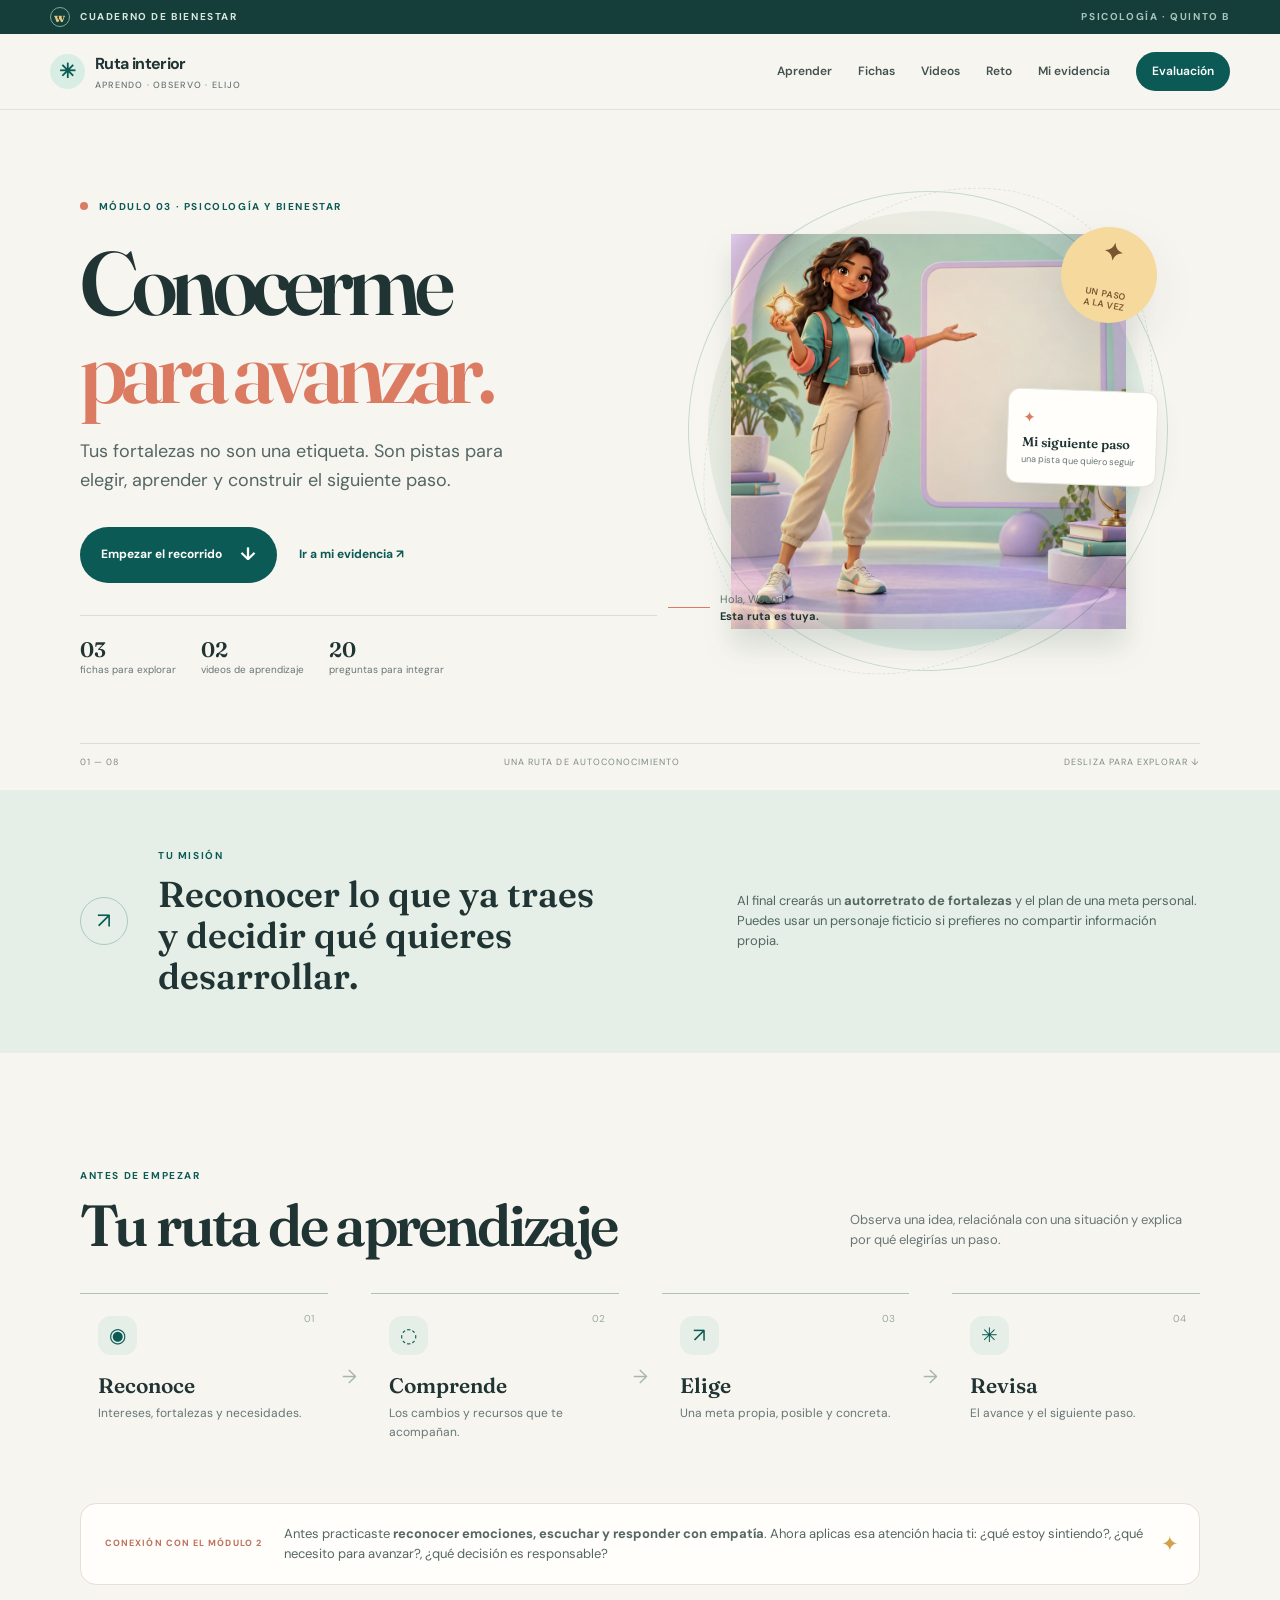
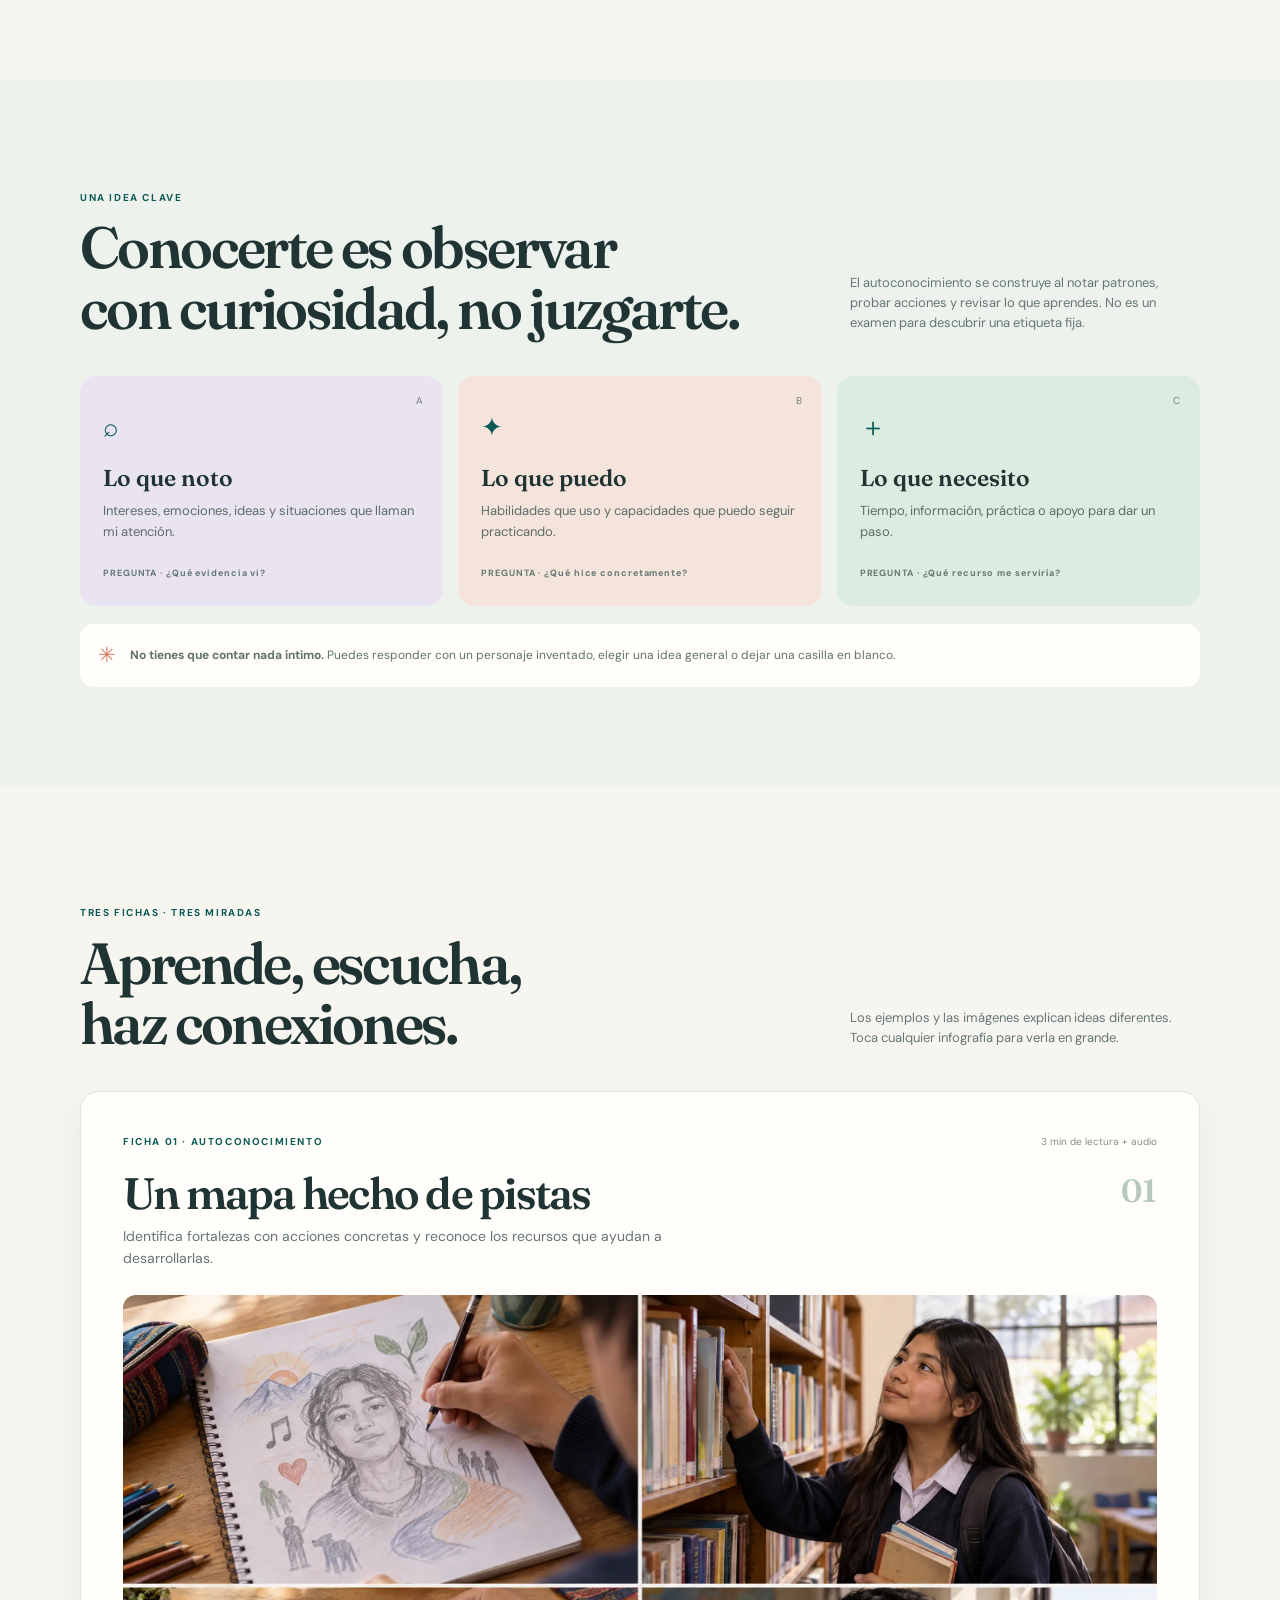
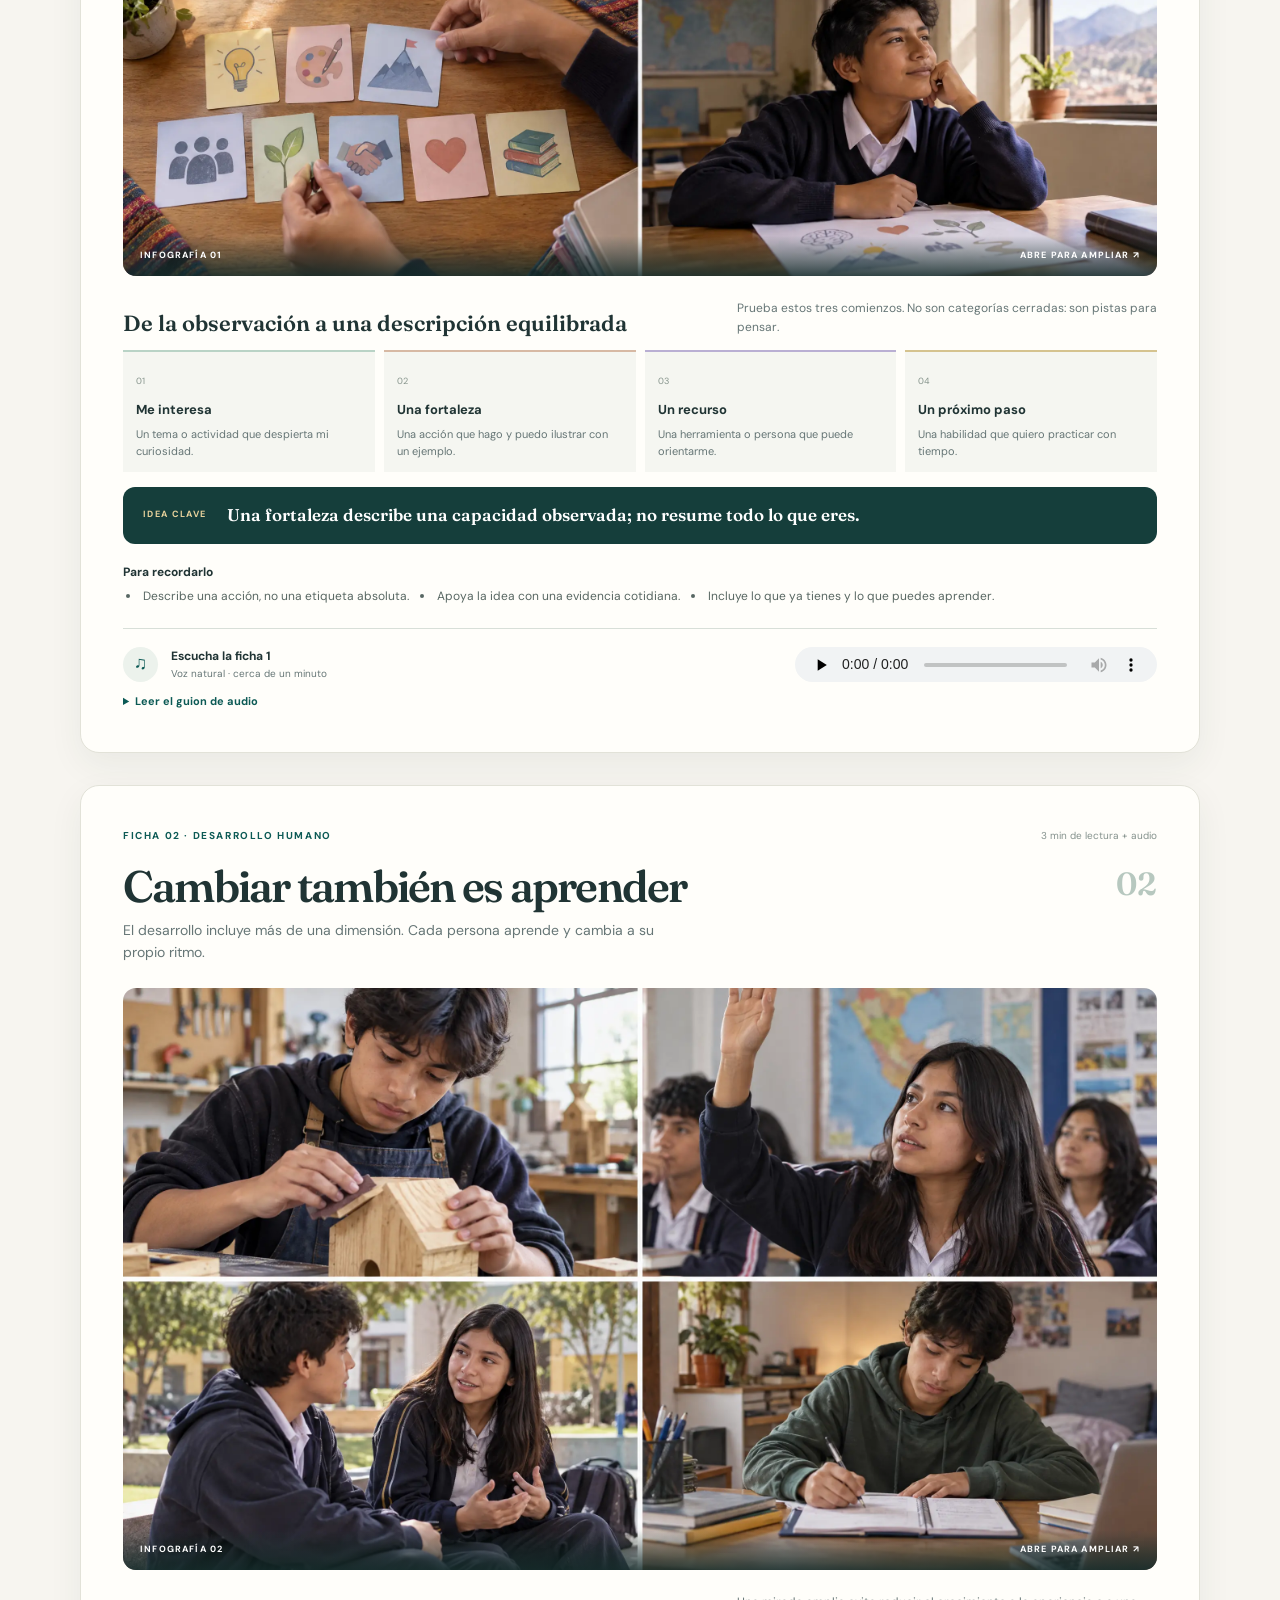
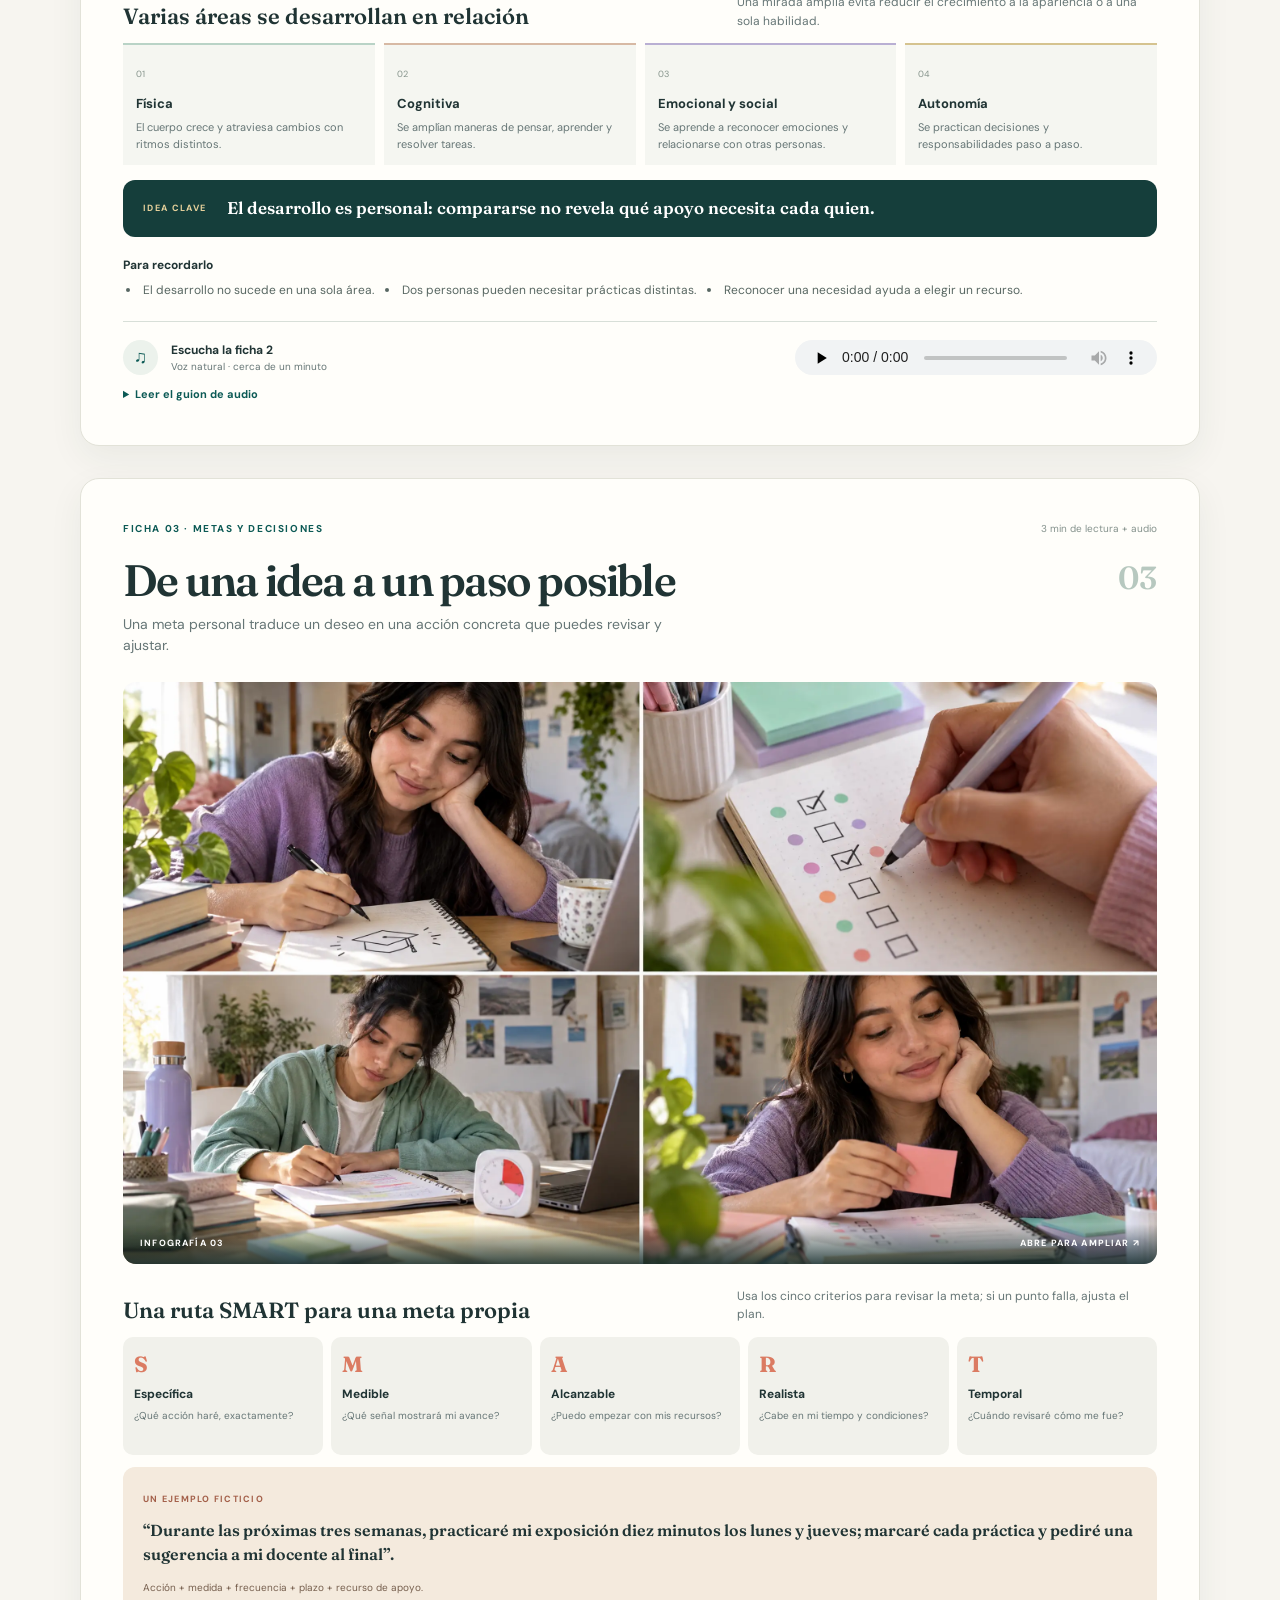
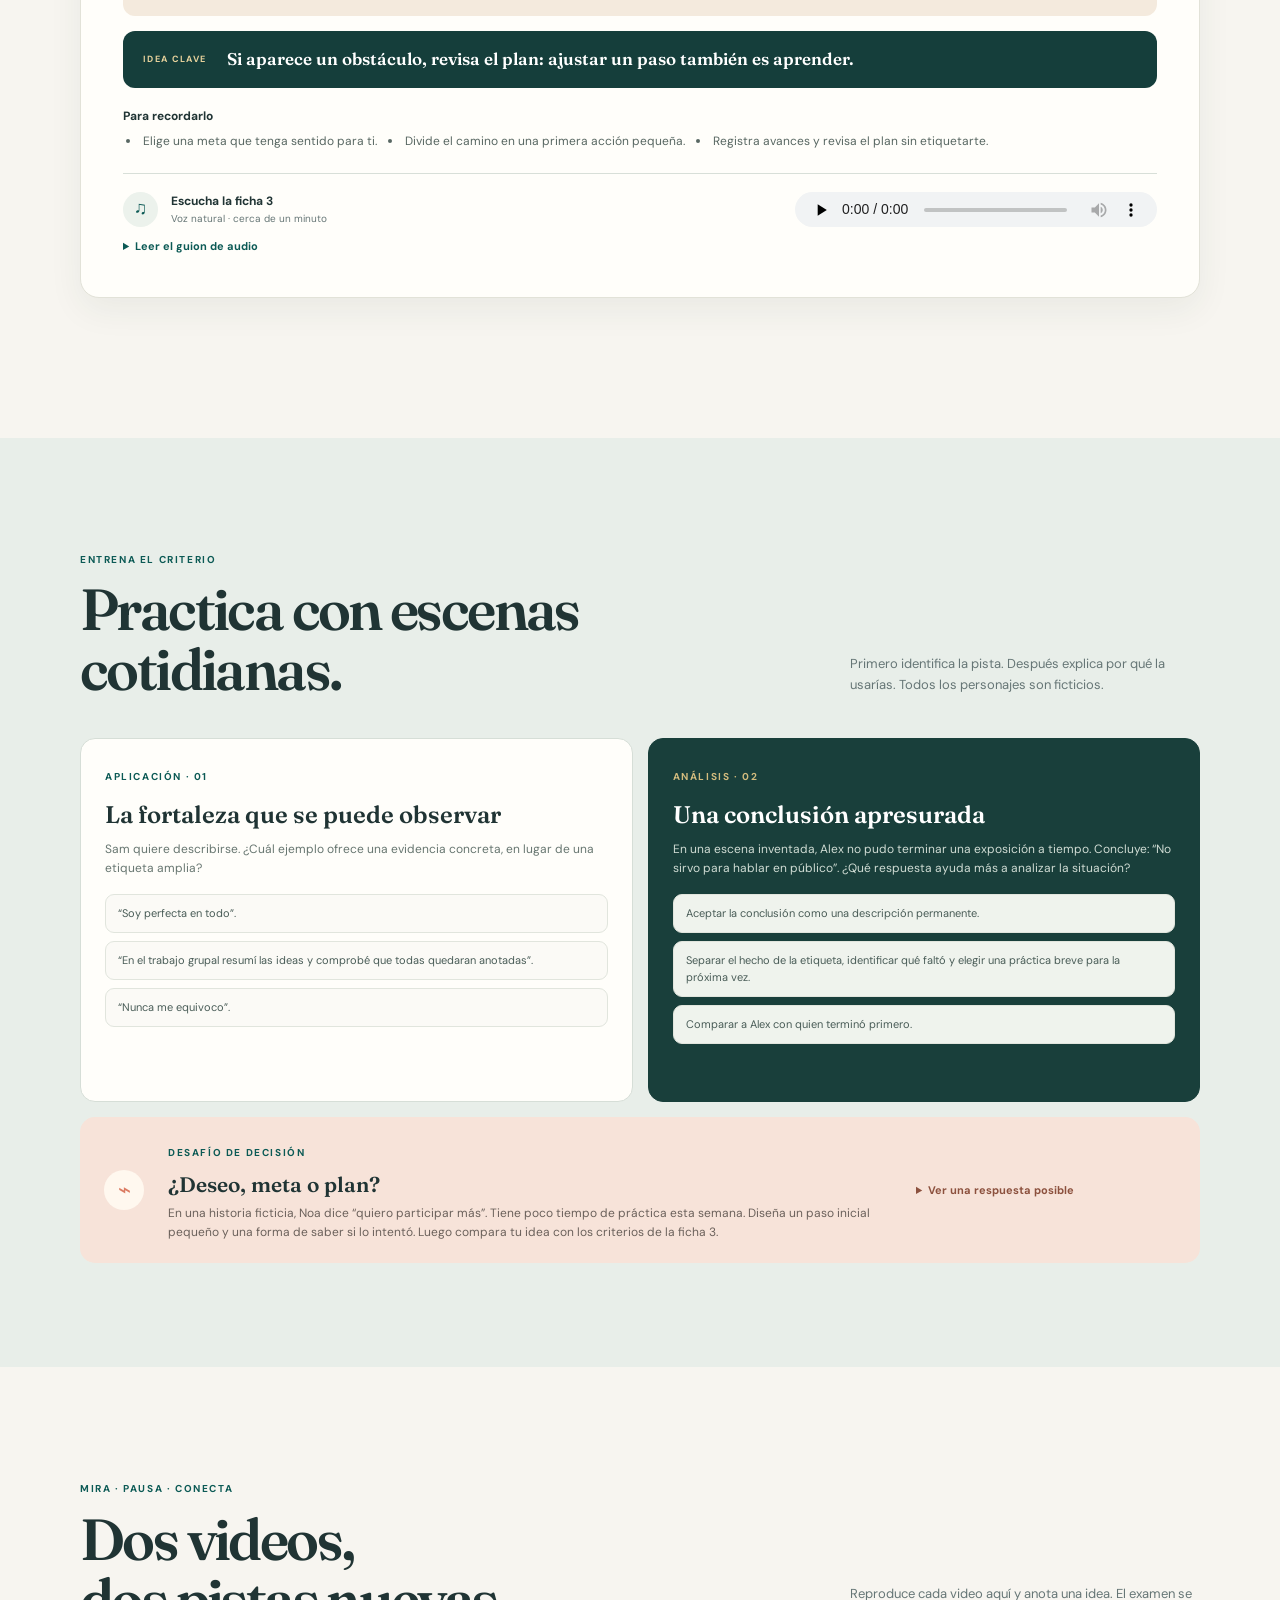
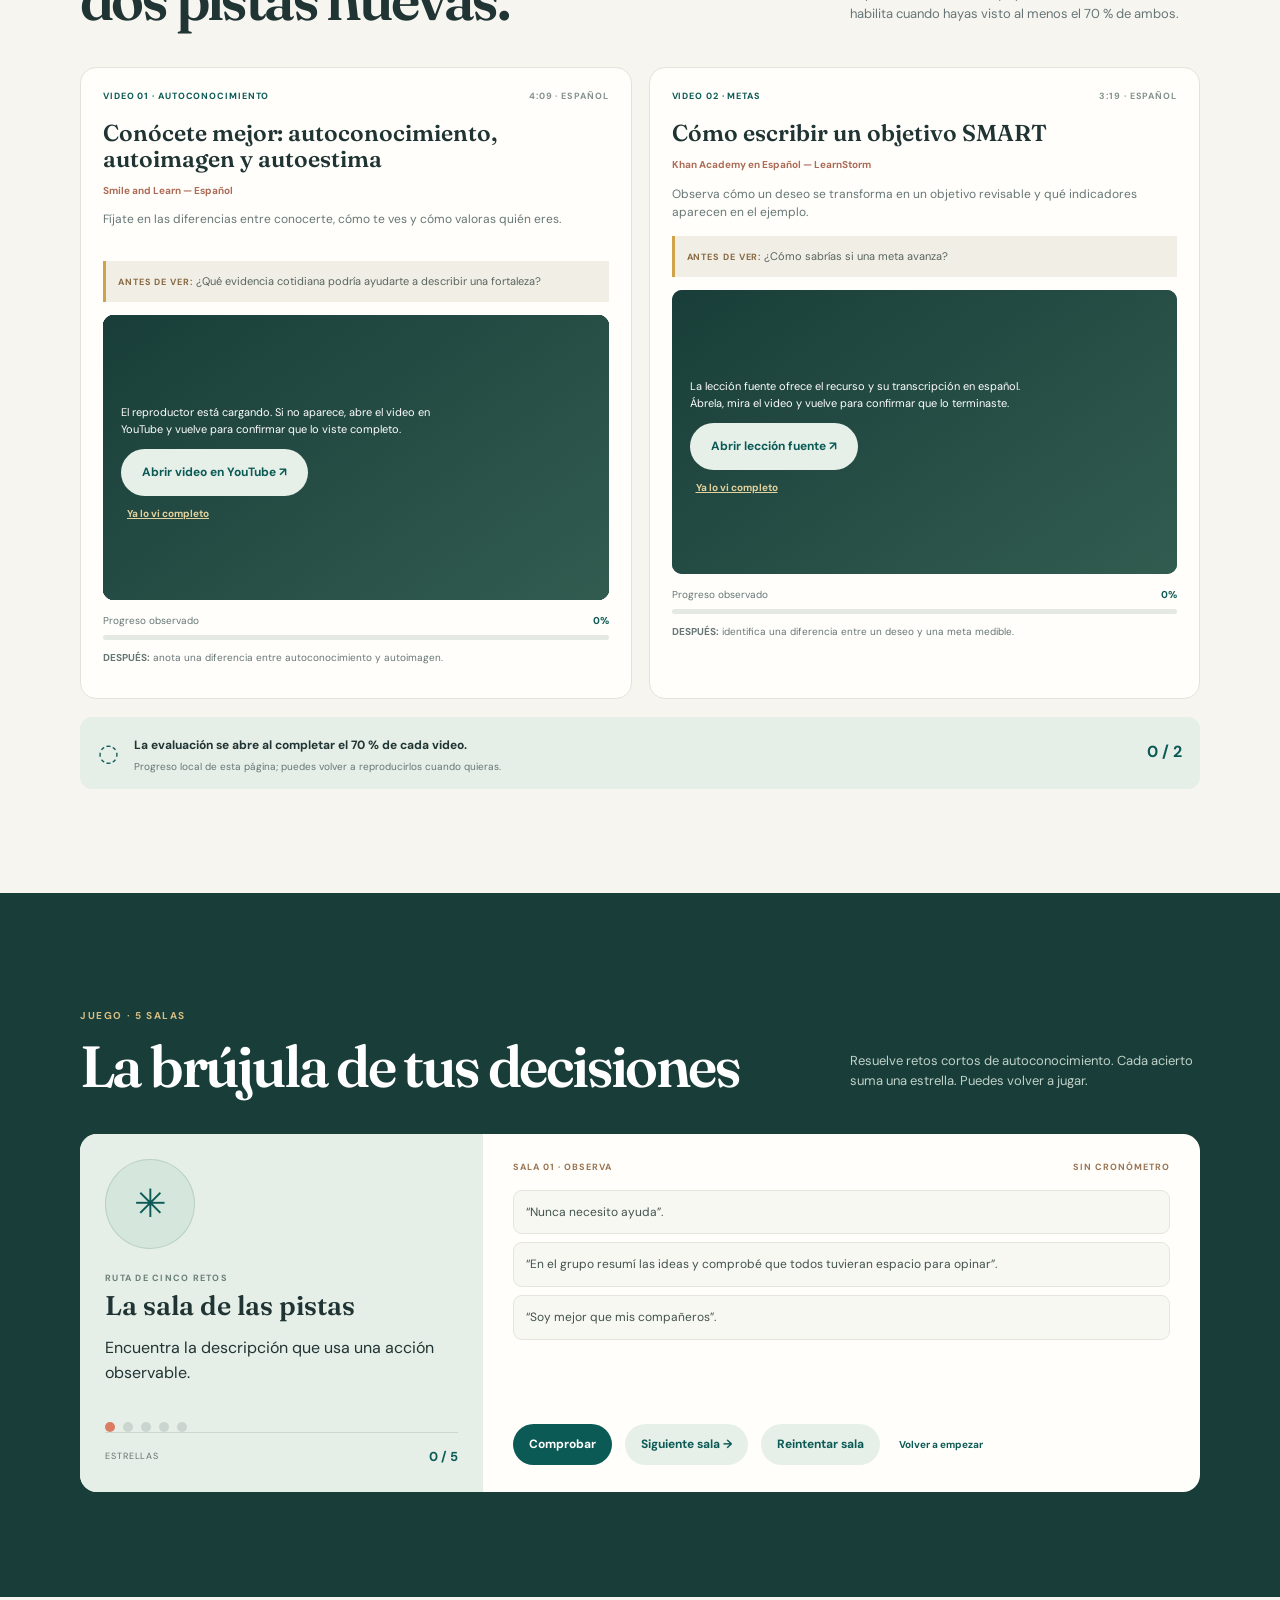
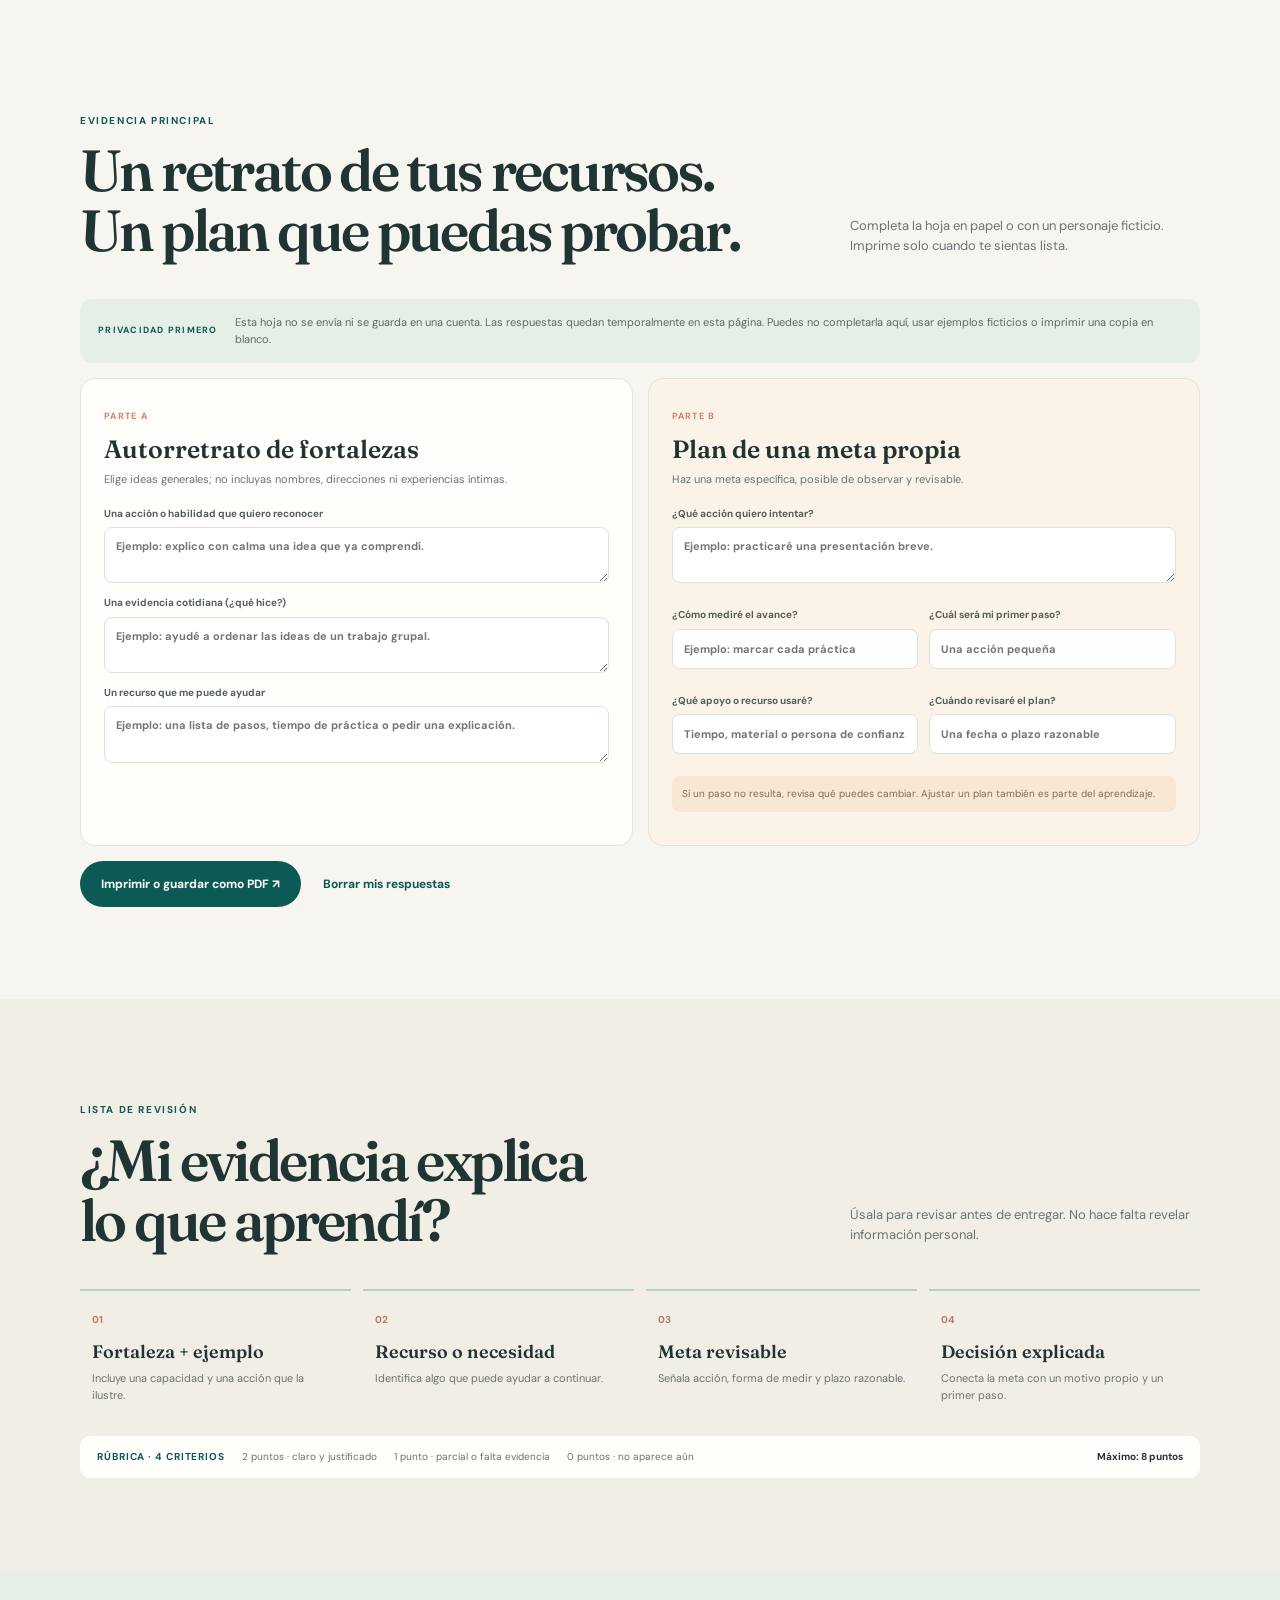
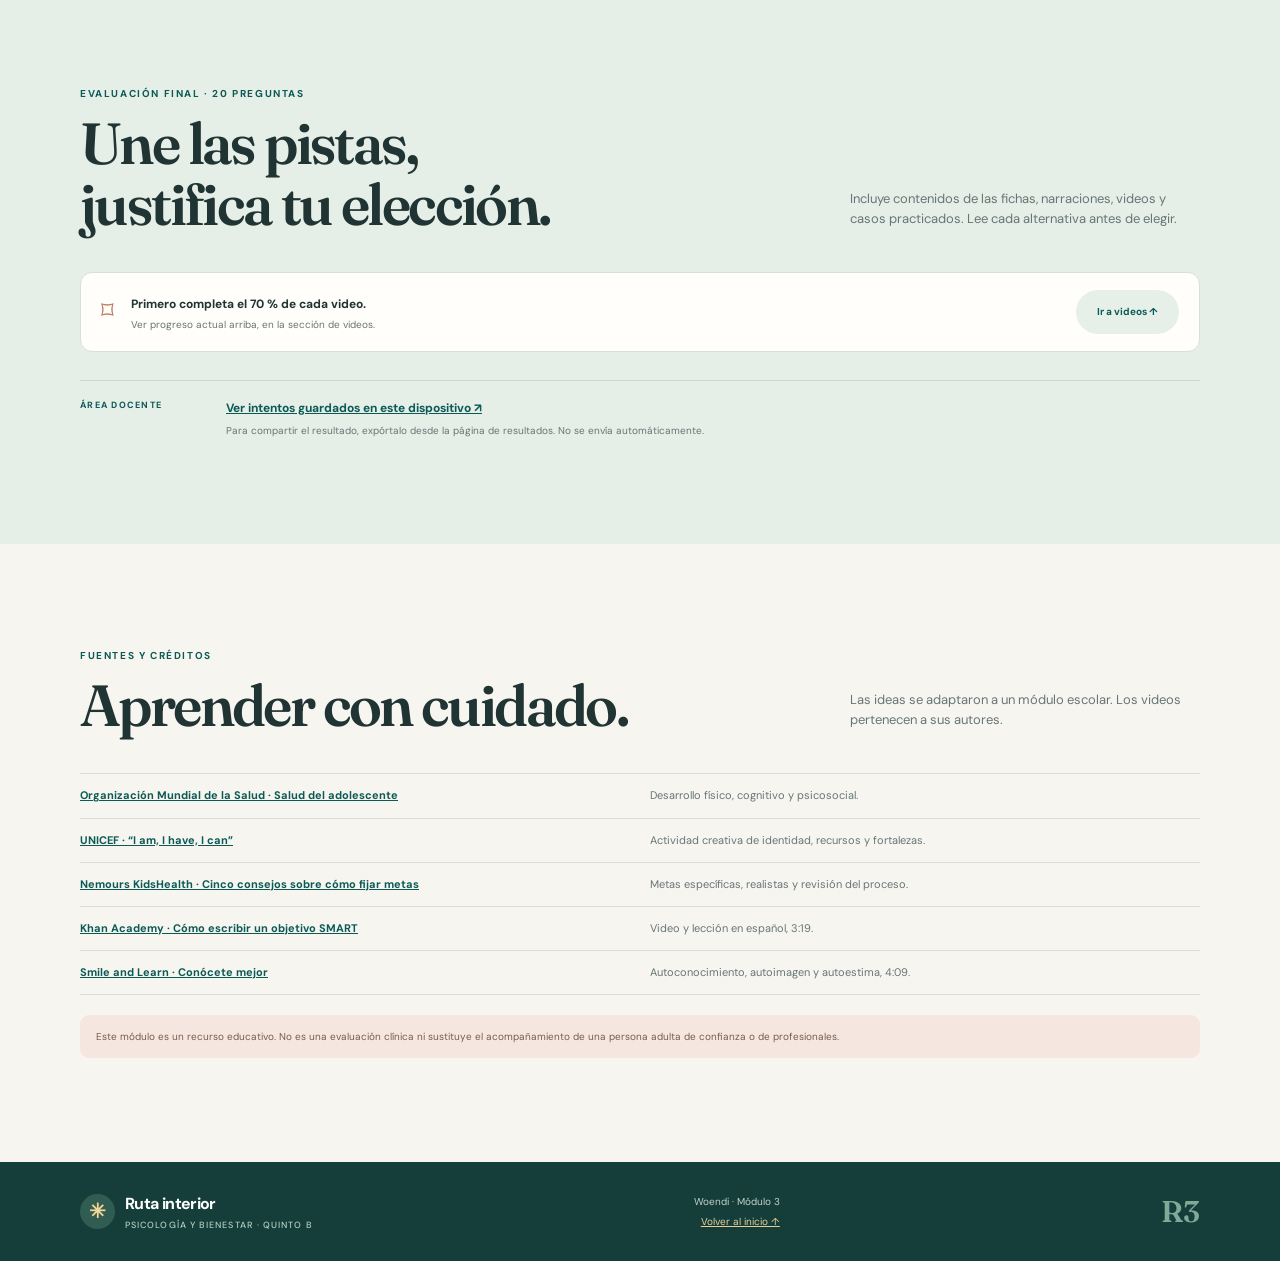
<file: index.html>
<!doctype html>
<html lang="es">
<head>
  <meta charset="utf-8">
  <meta name="viewport" content="width=device-width, initial-scale=1">
  <meta name="theme-color" content="#f7f5f0">
  <meta name="description" content="Módulo 3 de Psicología y bienestar: autoconocimiento, desarrollo humano, fortalezas y metas personales.">
  <title>Módulo 3 · Conocerme para avanzar</title>
  <link rel="manifest" href="manifest.webmanifest">
  <link rel="icon" href="assets/icon.svg" type="image/svg+xml">
  <link rel="preconnect" href="https://fonts.googleapis.com">
  <link rel="preconnect" href="https://fonts.gstatic.com" crossorigin>
  <link href="https://fonts.googleapis.com/css2?family=DM+Sans:wght@400;500;600;700&family=Fraunces:opsz,wght@9..144,600;9..144,700&display=swap" rel="stylesheet">
  <link rel="stylesheet" href="styles.css">
  <meta property="og:title" content="Conocerme para avanzar · Psicología y bienestar">
  <meta property="og:description" content="Fortalezas, cambios y metas: una ruta amable para aprender a conocerte.">
</head>
<body>
  <a class="skip-link" href="#contenido">Saltar al contenido</a>
  <div class="topline"><span class="brand-mark">w</span><span>CUADERNO DE BIENESTAR</span><span class="topline-course">PSICOLOGÍA · QUINTO B</span></div>
  <header class="site-header">
    <a class="wordmark" href="#inicio" aria-label="Ir al inicio"><span class="wordmark-symbol">✳</span><span>Ruta interior<small>aprendo · observo · elijo</small></span></a>
    <button class="nav-toggle" id="navToggle" aria-label="Abrir menú" aria-expanded="false">☰</button>
    <nav class="main-nav" id="mainNav" aria-label="Navegación principal">
      <a href="#ideas">Aprender</a><a href="#fichas">Fichas</a><a href="#videos">Videos</a><a href="#reto">Reto</a><a href="#evidencia">Mi evidencia</a><a class="nav-cta" href="#examen">Evaluación</a>
    </nav>
  </header>
  <div class="reading-progress" aria-hidden="true"><span id="readingProgress"></span></div>

  <main id="contenido">
    <section class="hero section-shell" id="inicio">
      <div class="hero-copy">
        <p class="eyebrow"><span class="eyebrow-dot"></span> MÓDULO 03 · PSICOLOGÍA Y BIENESTAR</p>
        <h1>Conocerme<br><em>para avanzar.</em></h1>
        <p class="hero-lede">Tus fortalezas no son una etiqueta. Son pistas para elegir, aprender y construir el siguiente paso.</p>
        <div class="hero-actions"><a class="button button-dark" href="#ideas">Empezar el recorrido <span>↓</span></a><a class="text-link" href="#evidencia">Ir a mi evidencia ↗</a></div>
        <div class="hero-meta"><span><b>03</b> fichas para explorar</span><span><b>02</b> videos de aprendizaje</span><span><b>20</b> preguntas para integrar</span></div>
      </div>
      <div class="hero-art">
        <div class="hero-orbit orbit-one"></div><div class="hero-orbit orbit-two"></div>
        <div class="hero-sticker sticker-star">✦ <small>un paso<br>a la vez</small></div>
        <img src="assets/mascota-luz.webp" alt="Luz, guía ilustrada del módulo, señala una ruta de aprendizaje" class="mascot hero-mascot" data-zoom>
        <div class="hero-affirmation"><span>✦</span><b>Mi siguiente paso</b><small>una pista que quiero seguir</small></div><div class="hero-note"><span class="note-line"></span><span>Hola, Woendi.<br><b>Esta ruta es tuya.</b></span></div>
      </div>
      <div class="hero-bottom"><span>01 — 08</span><span>UNA RUTA DE AUTOCONOCIMIENTO</span><span>DESLIZA PARA EXPLORAR ↓</span></div>
    </section>

    <section class="mission-band">
      <div class="section-shell mission-inner"><div class="mission-icon">↗</div><div><p class="eyebrow">TU MISIÓN</p><h2>Reconocer lo que ya traes<br>y decidir qué quieres desarrollar.</h2></div><p>Al final crearás un <strong>autorretrato de fortalezas</strong> y el plan de una meta personal. Puedes usar un personaje ficticio si prefieres no compartir información propia.</p></div>
    </section>

    <section class="section-shell learning-map" id="ideas">
      <div class="section-heading"><div><p class="eyebrow">ANTES DE EMPEZAR</p><h2>Tu ruta de aprendizaje</h2></div><p>Observa una idea, relaciónala con una situación y explica por qué elegirías un paso.</p></div>
      <div class="map-strip"><article><span class="map-number">01</span><div class="map-icon">◉</div><h3>Reconoce</h3><p>Intereses, fortalezas y necesidades.</p></article><span class="map-arrow">→</span><article><span class="map-number">02</span><div class="map-icon">◌</div><h3>Comprende</h3><p>Los cambios y recursos que te acompañan.</p></article><span class="map-arrow">→</span><article><span class="map-number">03</span><div class="map-icon">↗</div><h3>Elige</h3><p>Una meta propia, posible y concreta.</p></article><span class="map-arrow">→</span><article><span class="map-number">04</span><div class="map-icon">✳</div><h3>Revisa</h3><p>El avance y el siguiente paso.</p></article></div>
      <div class="bridge-card"><span class="bridge-tag">CONEXIÓN CON EL MÓDULO 2</span><p>Antes practicaste <strong>reconocer emociones, escuchar y responder con empatía</strong>. Ahora aplicas esa atención hacia ti: ¿qué estoy sintiendo?, ¿qué necesito para avanzar?, ¿qué decisión es responsable?</p><span class="bridge-spark">✦</span></div>
    </section>

    <section class="concept-section">
      <div class="section-shell"><div class="section-heading"><div><p class="eyebrow">UNA IDEA CLAVE</p><h2>Conocerte es observar<br>con curiosidad, no juzgarte.</h2></div><p>El autoconocimiento se construye al notar patrones, probar acciones y revisar lo que aprendes. No es un examen para descubrir una etiqueta fija.</p></div>
        <div class="concept-grid"><article class="concept-card concept-lilac"><span class="concept-index">A</span><span class="concept-symbol">⌕</span><h3>Lo que noto</h3><p>Intereses, emociones, ideas y situaciones que llaman mi atención.</p><small>PREGUNTA · ¿Qué evidencia vi?</small></article><article class="concept-card concept-peach"><span class="concept-index">B</span><span class="concept-symbol">✦</span><h3>Lo que puedo</h3><p>Habilidades que uso y capacidades que puedo seguir practicando.</p><small>PREGUNTA · ¿Qué hice concretamente?</small></article><article class="concept-card concept-green"><span class="concept-index">C</span><span class="concept-symbol">＋</span><h3>Lo que necesito</h3><p>Tiempo, información, práctica o apoyo para dar un paso.</p><small>PREGUNTA · ¿Qué recurso me serviría?</small></article></div>
        <div class="gentle-note"><span>✳</span><p><strong>No tienes que contar nada íntimo.</strong> Puedes responder con un personaje inventado, elegir una idea general o dejar una casilla en blanco.</p></div>
      </div>
    </section>

    <section class="section-shell cards-section" id="fichas">
      <div class="section-heading"><div><p class="eyebrow">TRES FICHAS · TRES MIRADAS</p><h2>Aprende, escucha,<br>haz conexiones.</h2></div><p>Los ejemplos y las imágenes explican ideas diferentes. Toca cualquier infografía para verla en grande.</p></div>

      <article class="lesson-card lesson-one" id="ficha1">
        <div class="lesson-top"><span class="lesson-kicker">FICHA 01 · AUTOCONOCIMIENTO</span><span class="lesson-time">3 min de lectura + audio</span></div>
        <div class="lesson-title-row"><div><h3>Un mapa hecho de pistas</h3><p>Identifica fortalezas con acciones concretas y reconoce los recursos que ayudan a desarrollarlas.</p></div><span class="lesson-stamp">01</span></div>
        <figure class="infographic-frame"><img src="assets/infografia-autoconocimiento.webp" alt="Cuatro escenas fotográficas sobre intereses, fortalezas, recursos y reflexión personal" data-zoom><figcaption><span>INFOGRAFÍA 01</span><span>ABRE PARA AMPLIAR ↗</span></figcaption></figure>
        <div class="infographic-caption"><h4>De la observación a una descripción equilibrada</h4><p>Prueba estos tres comienzos. No son categorías cerradas: son pistas para pensar.</p></div>
        <div class="four-panels"><article><span>01</span><h5>Me interesa</h5><p>Un tema o actividad que despierta mi curiosidad.</p></article><article><span>02</span><h5>Una fortaleza</h5><p>Una acción que hago y puedo ilustrar con un ejemplo.</p></article><article><span>03</span><h5>Un recurso</h5><p>Una herramienta o persona que puede orientarme.</p></article><article><span>04</span><h5>Un próximo paso</h5><p>Una habilidad que quiero practicar con tiempo.</p></article></div>
        <div class="key-fact"><span>IDEA CLAVE</span><p>Una fortaleza describe una capacidad observada; no resume todo lo que eres.</p></div>
        <div class="key-points"><p><b>Para recordarlo</b></p><ul><li>Describe una acción, no una etiqueta absoluta.</li><li>Apoya la idea con una evidencia cotidiana.</li><li>Incluye lo que ya tienes y lo que puedes aprender.</li></ul></div>
        <div class="audio-player"><div class="audio-icon">♫</div><div class="audio-copy"><b>Escucha la ficha 1</b><span>Voz natural · cerca de un minuto</span></div><audio controls preload="none" src="audio/ficha1.mp3" aria-label="Narración de la ficha 1"></audio></div>
        <details class="transcript"><summary>Leer el guion de audio</summary><p>Hola, Woendi. Conocerte no significa tener una respuesta definitiva sobre quién eres. Es observar lo que te interesa, lo que valoras, las habilidades que ya usas y lo que todavía quieres aprender. Puedes organizar tus ideas con tres comienzos: “Soy”, “Tengo” y “Puedo”. Por ejemplo: “Soy curiosa”; “tengo acceso a libros y personas que me orientan”; “puedo practicar una exposición”. Una fortaleza se nota en acciones concretas, como escuchar con atención o persistir cuando algo cuesta. También puedes reconocer una necesidad: más tiempo, una explicación o una pausa. No hace falta escribir algo privado. Si prefieres, practica con un personaje inventado. Lo importante es describirte con equilibrio: una habilidad no define toda tu identidad, y una dificultad tampoco. Al final, pregúntate: ¿qué evidencia tengo?, ¿qué quiero seguir desarrollando?</p></details>
      </article>

      <article class="lesson-card lesson-two" id="ficha2">
        <div class="lesson-top"><span class="lesson-kicker">FICHA 02 · DESARROLLO HUMANO</span><span class="lesson-time">3 min de lectura + audio</span></div>
        <div class="lesson-title-row"><div><h3>Cambiar también es aprender</h3><p>El desarrollo incluye más de una dimensión. Cada persona aprende y cambia a su propio ritmo.</p></div><span class="lesson-stamp">02</span></div>
        <figure class="infographic-frame"><img src="assets/infografia-desarrollo.webp" alt="Cuatro escenas de aprendizaje, reflexión, conversación y autonomía durante el desarrollo" data-zoom><figcaption><span>INFOGRAFÍA 02</span><span>ABRE PARA AMPLIAR ↗</span></figcaption></figure>
        <div class="infographic-caption"><h4>Varias áreas se desarrollan en relación</h4><p>Una mirada amplia evita reducir el crecimiento a la apariencia o a una sola habilidad.</p></div>
        <div class="four-panels"><article><span>01</span><h5>Física</h5><p>El cuerpo crece y atraviesa cambios con ritmos distintos.</p></article><article><span>02</span><h5>Cognitiva</h5><p>Se amplían maneras de pensar, aprender y resolver tareas.</p></article><article><span>03</span><h5>Emocional y social</h5><p>Se aprende a reconocer emociones y relacionarse con otras personas.</p></article><article><span>04</span><h5>Autonomía</h5><p>Se practican decisiones y responsabilidades paso a paso.</p></article></div>
        <div class="key-fact"><span>IDEA CLAVE</span><p>El desarrollo es personal: compararse no revela qué apoyo necesita cada quien.</p></div>
        <div class="key-points"><p><b>Para recordarlo</b></p><ul><li>El desarrollo no sucede en una sola área.</li><li>Dos personas pueden necesitar prácticas distintas.</li><li>Reconocer una necesidad ayuda a elegir un recurso.</li></ul></div>
        <div class="audio-player"><div class="audio-icon">♫</div><div class="audio-copy"><b>Escucha la ficha 2</b><span>Voz natural · cerca de un minuto</span></div><audio controls preload="none" src="audio/ficha2.mp3" aria-label="Narración de la ficha 2"></audio></div>
        <details class="transcript"><summary>Leer el guion de audio</summary><p>El desarrollo humano ocurre a lo largo de la vida, y durante la adolescencia pueden cambiar varias áreas. El cuerpo crece; también aprendemos a pensar con más posibilidades, a reconocer mejor nuestras emociones y a tomar algunas decisiones con mayor autonomía. Estos cambios no aparecen igual ni al mismo tiempo en todas las personas. Por eso, compararse para decidir quién va primero no ayuda a comprenderse. Imagina a dos estudiantes que están aprendiendo a exponer. Una se siente cómoda hablando y la otra necesita ensayar primero. No significa que una valga más; sus necesidades de práctica son distintas. El autoconocimiento permite observar qué recurso ya tenemos y cuál podemos fortalecer. Esto conecta con el módulo anterior: reconocer una emoción ayuda a elegir cómo actuar; ahora también observamos qué necesitamos para avanzar. Describe un cambio en un personaje ficticio y piensa qué apoyo le serviría.</p></details>
      </article>

      <article class="lesson-card lesson-three" id="ficha3">
        <div class="lesson-top"><span class="lesson-kicker">FICHA 03 · METAS Y DECISIONES</span><span class="lesson-time">3 min de lectura + audio</span></div>
        <div class="lesson-title-row"><div><h3>De una idea a un paso posible</h3><p>Una meta personal traduce un deseo en una acción concreta que puedes revisar y ajustar.</p></div><span class="lesson-stamp">03</span></div>
        <figure class="infographic-frame"><img src="assets/infografia-meta.webp" alt="Cuatro escenas fotográficas muestran elegir una meta, medir avances, practicar y ajustar un plan" data-zoom><figcaption><span>INFOGRAFÍA 03</span><span>ABRE PARA AMPLIAR ↗</span></figcaption></figure>
        <div class="infographic-caption"><h4>Una ruta SMART para una meta propia</h4><p>Usa los cinco criterios para revisar la meta; si un punto falla, ajusta el plan.</p></div>
        <div class="smart-grid"><article><b>S</b><h5>Específica</h5><p>¿Qué acción haré, exactamente?</p></article><article><b>M</b><h5>Medible</h5><p>¿Qué señal mostrará mi avance?</p></article><article><b>A</b><h5>Alcanzable</h5><p>¿Puedo empezar con mis recursos?</p></article><article><b>R</b><h5>Realista</h5><p>¿Cabe en mi tiempo y condiciones?</p></article><article><b>T</b><h5>Temporal</h5><p>¿Cuándo revisaré cómo me fue?</p></article></div>
        <div class="example-goal"><span>UN EJEMPLO FICTICIO</span><p>“Durante las próximas tres semanas, practicaré mi exposición diez minutos los lunes y jueves; marcaré cada práctica y pediré una sugerencia a mi docente al final”.</p><small>Acción + medida + frecuencia + plazo + recurso de apoyo.</small></div>
        <div class="key-fact"><span>IDEA CLAVE</span><p>Si aparece un obstáculo, revisa el plan: ajustar un paso también es aprender.</p></div>
        <div class="key-points"><p><b>Para recordarlo</b></p><ul><li>Elige una meta que tenga sentido para ti.</li><li>Divide el camino en una primera acción pequeña.</li><li>Registra avances y revisa el plan sin etiquetarte.</li></ul></div>
        <div class="audio-player"><div class="audio-icon">♫</div><div class="audio-copy"><b>Escucha la ficha 3</b><span>Voz natural · cerca de un minuto</span></div><audio controls preload="none" src="audio/ficha3.mp3" aria-label="Narración de la ficha 3"></audio></div>
        <details class="transcript"><summary>Leer el guion de audio</summary><p>Ahora prepara tu evidencia en dos partes. Primero, crea un autorretrato de fortalezas. Puedes dibujar o escribir una habilidad y añadir una prueba cotidiana: por ejemplo, “organizo mis materiales; ayer preparé mi cuaderno antes de clase”. Agrega un recurso que te ayude, como una lista, una compañera o una explicación. No necesitas compartir información privada; también puedes usar un personaje ficticio. Segundo, elige una meta que tenga sentido para ti. Hazla específica: qué acción harás. Decide cómo observarás el avance, comprueba que sea posible con tus recursos y ponle un plazo razonable. Divide el primer paso en una acción pequeña. Por ejemplo, practicar una presentación durante diez minutos y marcar cada práctica en un calendario. Si un plan no funciona, revisarlo no es fracasar: es usar información nueva para ajustar el camino. Termina escribiendo cuándo revisarás tu avance y qué apoyo podrías pedir.</p></details>
      </article>
    </section>

    <section class="practice-section" id="practica">
      <div class="section-shell"><div class="section-heading"><div><p class="eyebrow">ENTRENA EL CRITERIO</p><h2>Practica con escenas<br>cotidianas.</h2></div><p>Primero identifica la pista. Después explica por qué la usarías. Todos los personajes son ficticios.</p></div>
        <div class="practice-grid">
          <article class="practice-card"><span class="practice-label">APLICACIÓN · 01</span><h3>La fortaleza que se puede observar</h3><p>Sam quiere describirse. ¿Cuál ejemplo ofrece una evidencia concreta, en lugar de una etiqueta amplia?</p><div class="choice-list" data-activity="strength"><button data-answer="0">“Soy perfecta en todo”.</button><button data-answer="1">“En el trabajo grupal resumí las ideas y comprobé que todas quedaran anotadas”.</button><button data-answer="0">“Nunca me equivoco”.</button></div><div class="feedback" id="strengthFeedback" aria-live="polite"></div></article>
          <article class="practice-card practice-dark"><span class="practice-label">ANÁLISIS · 02</span><h3>Una conclusión apresurada</h3><p>En una escena inventada, Alex no pudo terminar una exposición a tiempo. Concluye: “No sirvo para hablar en público”. ¿Qué respuesta ayuda más a analizar la situación?</p><div class="choice-list" data-activity="analysis"><button data-answer="0">Aceptar la conclusión como una descripción permanente.</button><button data-answer="1">Separar el hecho de la etiqueta, identificar qué faltó y elegir una práctica breve para la próxima vez.</button><button data-answer="0">Comparar a Alex con quien terminó primero.</button></div><div class="feedback" id="analysisFeedback" aria-live="polite"></div></article>
        </div>
        <div class="case-lab"><div class="case-lab-icon">⌁</div><div><span class="practice-label">DESAFÍO DE DECISIÓN</span><h3>¿Deseo, meta o plan?</h3><p>En una historia ficticia, Noa dice “quiero participar más”. Tiene poco tiempo de práctica esta semana. Diseña un paso inicial pequeño y una forma de saber si lo intentó. Luego compara tu idea con los criterios de la ficha 3.</p></div><details><summary>Ver una respuesta posible</summary><p>“En la próxima clase, prepararé una pregunta y levantaré la mano una vez; anotaré después si lo intenté”. Es específica y medible. Si el paso no se siente alcanzable, Noa puede comenzar practicando la pregunta con una compañera. La meta le pertenece a Noa; no se fija para complacer a otras personas.</p></details></div>
      </div>
    </section>

    <section class="video-section" id="videos">
      <div class="section-shell"><div class="section-heading"><div><p class="eyebrow">MIRA · PAUSA · CONECTA</p><h2>Dos videos,<br>dos pistas nuevas.</h2></div><p>Reproduce cada video aquí y anota una idea. El examen se habilita cuando hayas visto al menos el 70 % de ambos.</p></div>
        <div class="video-grid">
          <article class="video-card" data-video-card="U23YIKZyHvI"><div class="video-card-head"><span>VIDEO 01 · AUTOCONOCIMIENTO</span><span>4:09 · ESPAÑOL</span></div><h3>Conócete mejor: autoconocimiento, autoimagen y autoestima</h3><p class="video-source">Smile and Learn — Español</p><p>Fíjate en las diferencias entre conocerte, cómo te ves y cómo valoras quién eres.</p><div class="video-question"><b>ANTES DE VER:</b> ¿Qué evidencia cotidiana podría ayudarte a describir una fortaleza?</div><div class="player-wrap"><div id="player1" class="video-player" aria-label="Video 1 de Smile and Learn"></div><div class="player-fallback" id="fallback1"><p>El reproductor está cargando. Si no aparece, abre el video en YouTube y vuelve para confirmar que lo viste completo.</p><a class="button button-light" href="https://www.youtube.com/watch?v=U23YIKZyHvI" target="_blank" rel="noopener">Abrir video en YouTube ↗</a><button class="confirm-watch" data-confirm-watch="U23YIKZyHvI">Ya lo vi completo</button></div></div><div class="watch-track"><span>Progreso observado</span><b id="progress1Text">0 %</b><div class="progress-rail"><i id="progress1"></i></div></div><p class="after-video"><b>DESPUÉS:</b> anota una diferencia entre autoconocimiento y autoimagen.</p></article>
          <article class="video-card" data-video-card="U4IU-y9-J8Q"><div class="video-card-head"><span>VIDEO 02 · METAS</span><span>3:19 · ESPAÑOL</span></div><h3>Cómo escribir un objetivo SMART</h3><p class="video-source">Khan Academy en Español — LearnStorm</p><p>Observa cómo un deseo se transforma en un objetivo revisable y qué indicadores aparecen en el ejemplo.</p><div class="video-question"><b>ANTES DE VER:</b> ¿Cómo sabrías si una meta avanza?</div><div class="player-wrap"><div id="player2" class="video-player" aria-label="Video 2 de Khan Academy"></div><div class="player-fallback" id="fallback2"><p>La lección fuente ofrece el recurso y su transcripción en español. Ábrela, mira el video y vuelve para confirmar que lo terminaste.</p><a class="button button-light" href="https://es.khanacademy.org/college-careers-more/learnstorm-growth-mindset-activities-us/elementary-and-middle-school-activities/setting-goals/v/learnstorm-growth-mindset-how-to-write-a-smart-goal" target="_blank" rel="noopener">Abrir lección fuente ↗</a><button class="confirm-watch" data-confirm-watch="U4IU-y9-J8Q">Ya lo vi completo</button></div></div><div class="watch-track"><span>Progreso observado</span><b id="progress2Text">0 %</b><div class="progress-rail"><i id="progress2"></i></div></div><p class="after-video"><b>DESPUÉS:</b> identifica una diferencia entre un deseo y una meta medible.</p></article>
        </div>
        <div class="exam-gate" id="examGate"><span class="gate-icon">◌</span><div><b>La evaluación se abre al completar los dos videos.</b><p>Progreso local de esta página; puedes volver a reproducirlos cuando quieras.</p></div><span class="gate-count" id="gateCount">0 / 2</span></div>
      </div>
    </section>

    <section class="escape-section" id="reto">
      <div class="section-shell"><div class="section-heading"><div><p class="eyebrow">JUEGO · 5 SALAS</p><h2>La brújula de tus decisiones</h2></div><p>Resuelve retos cortos de autoconocimiento. Cada acierto suma una estrella. Puedes volver a jugar.</p></div>
        <div class="escape-shell"><div class="escape-side"><div class="escape-orb">✳</div><p class="escape-label">RUTA DE CINCO RETOS</p><h3 id="roomTitle">La sala de las pistas</h3><p id="roomPrompt">Encuentra la descripción que usa una acción observable.</p><div class="room-dots" id="roomDots"><i class="active"></i><i></i><i></i><i></i><i></i></div><div class="score-pill"><span>ESTRELLAS</span><b id="gameScore">0 / 5</b></div></div><div class="escape-play"><div class="timer-line"><span id="roomType">SALA 01 · OBSERVA</span><span id="timerText">SIN CRONÓMETRO</span></div><div class="escape-options" id="roomOptions"></div><div id="gameFeedback" class="game-feedback" aria-live="polite"></div><div class="escape-controls"><button class="button button-dark" id="checkRoom">Comprobar</button><button class="button button-light" id="nextRoom" hidden>Siguiente sala →</button><button class="button button-light" id="retryRoom" hidden>Reintentar sala</button><button class="text-link" id="restartGame">Volver a empezar</button></div></div></div>
      </div>
    </section>

    <section class="evidence-section" id="evidencia">
      <div class="section-shell"><div class="section-heading"><div><p class="eyebrow">EVIDENCIA PRINCIPAL</p><h2>Un retrato de tus recursos.<br>Un plan que puedas probar.</h2></div><p>Completa la hoja en papel o con un personaje ficticio. Imprime solo cuando te sientas lista.</p></div>
        <div class="evidence-note"><span>PRIVACIDAD PRIMERO</span><p>Esta hoja no se envía ni se guarda en una cuenta. Las respuestas quedan temporalmente en esta página. Puedes no completarla aquí, usar ejemplos ficticios o imprimir una copia en blanco.</p></div>
        <form id="evidenceForm" class="evidence-form" autocomplete="off">
          <div class="evidence-part"><div class="part-heading"><span>PARTE A</span><h3>Autorretrato de fortalezas</h3><p>Elige ideas generales; no incluyas nombres, direcciones ni experiencias íntimas.</p></div><label>Una acción o habilidad que quiero reconocer<textarea name="strength" rows="2" placeholder="Ejemplo: explico con calma una idea que ya comprendí."></textarea></label><label>Una evidencia cotidiana (¿qué hice?)<textarea name="evidence" rows="2" placeholder="Ejemplo: ayudé a ordenar las ideas de un trabajo grupal."></textarea></label><label>Un recurso que me puede ayudar<textarea name="resource" rows="2" placeholder="Ejemplo: una lista de pasos, tiempo de práctica o pedir una explicación."></textarea></label></div>
          <div class="evidence-part evidence-part-goal"><div class="part-heading"><span>PARTE B</span><h3>Plan de una meta propia</h3><p>Haz una meta específica, posible de observar y revisable.</p></div><label>¿Qué acción quiero intentar?<textarea name="goal" rows="2" placeholder="Ejemplo: practicaré una presentación breve."></textarea></label><div class="form-row"><label>¿Cómo mediré el avance?<input name="measure" type="text" placeholder="Ejemplo: marcar cada práctica"></label><label>¿Cuál será mi primer paso?<input name="firstStep" type="text" placeholder="Una acción pequeña"></label></div><div class="form-row"><label>¿Qué apoyo o recurso usaré?<input name="support" type="text" placeholder="Tiempo, material o persona de confianza"></label><label>¿Cuándo revisaré el plan?<input name="reviewDate" type="text" placeholder="Una fecha o plazo razonable"></label></div><p class="small-reminder">Si un paso no resulta, revisa qué puedes cambiar. Ajustar un plan también es parte del aprendizaje.</p></div>
          <div class="evidence-actions"><button type="button" class="button button-dark" id="printEvidence">Imprimir o guardar como PDF ↗</button><button type="reset" class="text-link">Borrar mis respuestas</button></div>
        </form>
      </div>
    </section>

    <section class="rubric-section"><div class="section-shell"><div class="section-heading"><div><p class="eyebrow">LISTA DE REVISIÓN</p><h2>¿Mi evidencia explica<br>lo que aprendí?</h2></div><p>Úsala para revisar antes de entregar. No hace falta revelar información personal.</p></div><div class="rubric-grid"><article><span>01</span><h3>Fortaleza + ejemplo</h3><p>Incluye una capacidad y una acción que la ilustre.</p></article><article><span>02</span><h3>Recurso o necesidad</h3><p>Identifica algo que puede ayudar a continuar.</p></article><article><span>03</span><h3>Meta revisable</h3><p>Señala acción, forma de medir y plazo razonable.</p></article><article><span>04</span><h3>Decisión explicada</h3><p>Conecta la meta con un motivo propio y un primer paso.</p></article></div><div class="rubric-scale"><b>RÚBRICA · 4 CRITERIOS</b><span>2 puntos · claro y justificado</span><span>1 punto · parcial o falta evidencia</span><span>0 puntos · no aparece aún</span><strong>Máximo: 8 puntos</strong></div></div></section>

    <section class="exam-section" id="examen">
      <div class="section-shell"><div class="section-heading"><div><p class="eyebrow">EVALUACIÓN FINAL · 20 PREGUNTAS</p><h2>Une las pistas,<br>justifica tu elección.</h2></div><p>Incluye contenidos de las fichas, narraciones, videos y casos practicados. Lee cada alternativa antes de elegir.</p></div>
        <div class="exam-lock" id="examLock"><span class="lock-symbol">⌑</span><div><b>Primero completa el 70 % de cada video.</b><p>Ver progreso actual arriba, en la sección de videos.</p></div><a class="button button-light" href="#videos">Ir a videos ↑</a></div>
        <div id="examApp" hidden><div class="exam-intro"><span>20 ÍTEMS · 20 PUNTOS</span><span>UNA ALTERNATIVA POR PREGUNTA</span><span>RESPUESTAS Y EXPLICACIÓN AL FINAL</span></div><div class="question-list" id="questionList"></div><div class="exam-submit-row"><p>Revisa que cada pregunta tenga una alternativa elegida.</p><button class="button button-dark" id="submitExam">Entregar evaluación</button></div></div>
        <div class="exam-result" id="examResult" hidden aria-live="polite"></div>
        <div class="results-link"><span>ÁREA DOCENTE</span><a href="resultados.html">Ver intentos guardados en este dispositivo ↗</a><small>Para compartir el resultado, expórtalo desde la página de resultados. No se envía automáticamente.</small></div>
      </div>
    </section>

    <section class="sources-section" id="fuentes"><div class="section-shell"><div class="section-heading"><div><p class="eyebrow">FUENTES Y CRÉDITOS</p><h2>Aprender con cuidado.</h2></div><p>Las ideas se adaptaron a un módulo escolar. Los videos pertenecen a sus autores.</p></div><ol class="source-list"><li><a href="https://www.who.int/es/health-topics/adolescent-health" target="_blank" rel="noopener">Organización Mundial de la Salud · Salud del adolescente</a><span>Desarrollo físico, cognitivo y psicosocial.</span></li><li><a href="https://www.unicef.org/adolescentkit/reports/self-guided-activity-i-am-i-have-i-can" target="_blank" rel="noopener">UNICEF · “I am, I have, I can”</a><span>Actividad creativa de identidad, recursos y fortalezas.</span></li><li><a href="https://kidshealth.org/es/teens/goals-tips.html" target="_blank" rel="noopener">Nemours KidsHealth · Cinco consejos sobre cómo fijar metas</a><span>Metas específicas, realistas y revisión del proceso.</span></li><li><a href="https://es.khanacademy.org/college-careers-more/learnstorm-growth-mindset-activities-us/elementary-and-middle-school-activities/setting-goals/v/learnstorm-growth-mindset-how-to-write-a-smart-goal" target="_blank" rel="noopener">Khan Academy · Cómo escribir un objetivo SMART</a><span>Video y lección en español, 3:19.</span></li><li><a href="https://www.youtube.com/watch?v=U23YIKZyHvI" target="_blank" rel="noopener">Smile and Learn · Conócete mejor</a><span>Autoconocimiento, autoimagen y autoestima, 4:09.</span></li></ol><p class="care-note">Este módulo es un recurso educativo. No es una evaluación clínica ni sustituye el acompañamiento de una persona adulta de confianza o de profesionales.</p></div></section>
  </main>

  <footer class="site-footer"><div class="section-shell footer-inner"><a class="wordmark" href="#inicio"><span class="wordmark-symbol">✳</span><span>Ruta interior<small>Psicología y bienestar · Quinto B</small></span></a><div><p>Woendi · Módulo 3</p><a href="#inicio">Volver al inicio ↑</a></div><span class="footer-mark">R3</span></div></footer>

  <dialog id="imageDialog" class="image-dialog"><button class="dialog-close" aria-label="Cerrar imagen">×</button><img id="dialogImage" alt=""></dialog>
  <script src="app.js" defer></script>
</body>
</html>
</file>
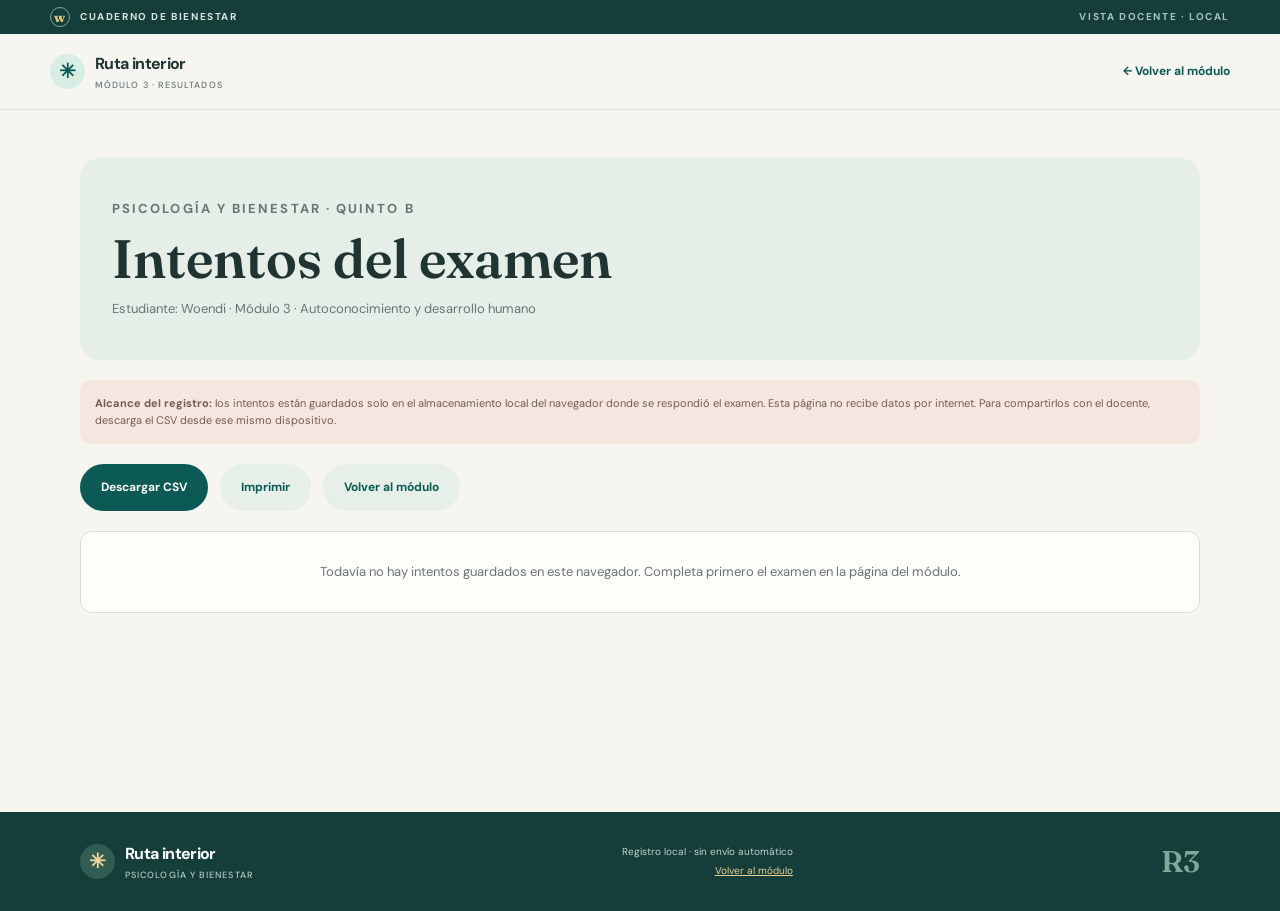
<file: resultados.html>
<!doctype html>
<html lang="es">
<head><meta charset="utf-8"><meta name="viewport" content="width=device-width,initial-scale=1"><meta name="theme-color" content="#f7f5f0"><title>Resultados · Módulo 3 de Woendi</title><link rel="stylesheet" href="styles.css"><style>.results-page{padding:48px 0 90px;min-height:78vh}.results-hero{background:#e5eee7;border-radius:20px;padding:28px 32px;margin-bottom:20px}.results-hero h1{font:600 clamp(34px,5vw,54px)/1 var(--serif);margin:8px 0}.results-hero p{color:var(--muted);font-size:13px}.results-actions{display:flex;gap:12px;flex-wrap:wrap;margin:20px 0}.results-table-wrap{overflow:auto;border:1px solid var(--line);border-radius:12px;background:#fffefa}.results-table{width:100%;border-collapse:collapse;min-width:680px}.results-table th,.results-table td{text-align:left;padding:13px 15px;border-bottom:1px solid var(--line);font-size:12px}.results-table th{color:#fff;background:#153e3b;font-size:10px;letter-spacing:.08em}.results-empty{padding:30px;text-align:center;color:var(--muted);font-size:13px}.local-warning{background:#f5e7df;border-radius:10px;padding:15px;color:#765b50;font-size:11px;margin:18px 0}.small-link{color:var(--teal);font-size:12px;font-weight:700}</style></head>
<body><div class="topline"><span class="brand-mark">w</span><span>CUADERNO DE BIENESTAR</span><span class="topline-course">VISTA DOCENTE · LOCAL</span></div><header class="site-header"><a class="wordmark" href="index.html"><span class="wordmark-symbol">✳</span><span>Ruta interior<small>módulo 3 · resultados</small></span></a><a class="text-link" href="index.html">← Volver al módulo</a></header><main class="section-shell results-page"><div class="results-hero"><p class="eyebrow">PSICOLOGÍA Y BIENESTAR · QUINTO B</p><h1>Intentos del examen</h1><p>Estudiante: Woendi · Módulo 3 · Autoconocimiento y desarrollo humano</p></div><div class="local-warning"><strong>Alcance del registro:</strong> los intentos están guardados solo en el almacenamiento local del navegador donde se respondió el examen. Esta página no recibe datos por internet. Para compartirlos con el docente, descarga el CSV desde ese mismo dispositivo.</div><div class="results-actions"><button class="button button-dark" id="exportCsv">Descargar CSV</button><button class="button button-light" id="printResults">Imprimir</button><a class="button button-light" href="index.html">Volver al módulo</a></div><div id="resultsTable" class="results-table-wrap"></div></main><footer class="site-footer"><div class="section-shell footer-inner"><a class="wordmark" href="index.html"><span class="wordmark-symbol">✳</span><span>Ruta interior<small>Psicología y bienestar</small></span></a><div><p>Registro local · sin envío automático</p><a href="index.html">Volver al módulo</a></div><span class="footer-mark">R3</span></div></footer><script>
const KEY='rutaInteriorWoendiM3.v1';let state={};try{state=JSON.parse(localStorage.getItem(KEY))||{attempts:[]}}catch{}const attempts=state.attempts||[];const wrap=document.getElementById('resultsTable');if(!attempts.length){wrap.innerHTML='<div class="results-empty">Todavía no hay intentos guardados en este navegador. Completa primero el examen en la página del módulo.</div>';}else{const rows=attempts.map((a,i)=>`<tr><td>${i+1}</td><td>${new Intl.DateTimeFormat('es-PE',{dateStyle:'medium',timeStyle:'short'}).format(new Date(a.date))}</td><td>${a.name||'Woendi'}</td><td>${a.score} / ${a.total}</td><td>${Math.round(a.score/a.total*100)} %</td></tr>`).join('');wrap.innerHTML=`<table class="results-table"><thead><tr><th>INTENTO</th><th>FECHA Y HORA</th><th>ESTUDIANTE</th><th>NOTA</th><th>PORCENTAJE</th></tr></thead><tbody>${rows}</tbody></table>`;}document.getElementById('exportCsv').addEventListener('click',()=>{const rows=[['intento','fecha_hora','estudiante','modulo','nota','total','porcentaje'],...attempts.map((a,i)=>[i+1,new Date(a.date).toISOString(),a.name||'Woendi',a.module||3,a.score,a.total,Math.round(a.score/a.total*100)])];const csv='\uFEFF'+rows.map(r=>r.map(v=>'"'+String(v).replaceAll('"','""')+'"').join(',')).join('\r\n');const blob=new Blob([csv],{type:'text/csv;charset=utf-8'});const a=document.createElement('a');a.href=URL.createObjectURL(blob);a.download='resultados-modulo-3-woendi.csv';a.click();URL.revokeObjectURL(a.href);});document.getElementById('printResults').addEventListener('click',()=>window.print());</script></body></html>
</file>
<file: styles.css>
@import url('https://fonts.googleapis.com/css2?family=DM+Sans:wght@400;500;600;700&family=Fraunces:opsz,wght@9..144,600;9..144,700&display=swap');
:root{--ink:#203434;--muted:#667676;--paper:#f7f5f0;--white:#fffefa;--teal:#0c5a55;--mint:#d8eee4;--lilac:#ece7f5;--coral:#db7b62;--gold:#d0a24a;--line:#d8dfd8;--serif:'Fraunces',Georgia,serif;--sans:'DM Sans',Arial,sans-serif;--shadow:0 18px 50px rgba(30,53,49,.08)}*{box-sizing:border-box}html{scroll-behavior:smooth;scroll-padding-top:96px}body{margin:0;background:var(--paper);color:var(--ink);font:16px/1.55 var(--sans);-webkit-font-smoothing:antialiased}a{color:inherit}button,input,textarea{font:inherit}button{cursor:pointer}.skip-link{position:absolute;left:-9999px;top:0;background:#fff;padding:1rem;z-index:99}.skip-link:focus{left:1rem}.topline{height:34px;background:#153e3b;color:#d7e9df;display:flex;align-items:center;gap:10px;padding:0 max(24px,calc((100vw - 1180px)/2));font-size:10px;font-weight:700;letter-spacing:.16em}.brand-mark{display:inline-grid;place-items:center;width:20px;height:20px;border:1px solid #79a99a;border-radius:50%;font:700 13px var(--serif);color:#e4c785}.topline-course{margin-left:auto;color:#a9c4bb}.site-header{height:76px;display:flex;align-items:center;justify-content:space-between;padding:0 max(24px,calc((100vw - 1180px)/2));background:rgba(247,245,240,.94);position:sticky;top:0;z-index:30;border-bottom:1px solid rgba(29,63,58,.1);backdrop-filter:blur(14px)}.wordmark{display:flex;align-items:center;gap:10px;text-decoration:none;font-weight:700;letter-spacing:-.04em}.wordmark-symbol{width:35px;height:35px;display:grid;place-items:center;border-radius:50%;background:#d8eee4;color:#0c5a55;font-size:20px}.wordmark small{display:block;font:500 9px var(--sans);letter-spacing:.12em;text-transform:uppercase;color:var(--muted);margin-top:2px}.main-nav{display:flex;gap:26px;align-items:center}.main-nav a{text-decoration:none;font-size:12px;font-weight:600;color:#415250}.main-nav a:hover{color:var(--coral)}.main-nav .nav-cta{padding:10px 16px;background:var(--teal);color:#fff;border-radius:999px}.nav-toggle{display:none;background:none;border:0;font-size:22px;color:var(--teal)}.reading-progress{position:fixed;top:109px;left:0;right:0;height:3px;z-index:31;background:transparent}.reading-progress span{display:block;height:100%;width:0;background:var(--coral);transition:width .12s linear}.section-shell{width:min(1120px,calc(100% - 48px));margin-inline:auto}.hero{min-height:680px;display:grid;grid-template-columns:1.03fr .97fr;align-items:center;position:relative;padding-top:44px;padding-bottom:82px}.hero-copy{position:relative;z-index:2;padding:24px 0 20px}.eyebrow,.lesson-kicker,.practice-label{font-size:10px;font-weight:700;letter-spacing:.16em;color:var(--teal)}.eyebrow-dot{display:inline-block;width:8px;height:8px;background:var(--coral);border-radius:50%;margin-right:7px}.hero h1{font:600 clamp(54px,7vw,92px)/.98 var(--serif);letter-spacing:-.065em;margin:25px 0 22px}.hero h1 em{font-weight:600;color:var(--coral);font-style:normal}.hero-lede{max-width:465px;font-size:18px;color:#546664;line-height:1.6}.hero-actions{display:flex;align-items:center;gap:22px;margin:32px 0}.button{display:inline-flex;align-items:center;gap:18px;border:0;border-radius:999px;padding:14px 21px;text-decoration:none;font-size:12px;font-weight:700;transition:transform .2s,box-shadow .2s}.button:hover{transform:translateY(-2px);box-shadow:0 12px 25px #183b3720}.button-dark{background:var(--teal);color:#fff}.button-dark span{font-size:18px}.button-light{background:#e6f0e9;color:var(--teal)}.text-link{background:none;border:0;text-decoration:none;color:var(--teal);font-size:12px;font-weight:700}.hero-meta{display:flex;gap:25px;flex-wrap:wrap;border-top:1px solid var(--line);padding-top:20px;color:var(--muted);font-size:10px}.hero-meta b{display:block;color:var(--ink);font:600 21px var(--serif)}.hero-art{min-height:510px;position:relative;display:grid;place-items:center}.hero-art:before{content:'';position:absolute;width:min(440px,90%);aspect-ratio:1;border-radius:50%;background:radial-gradient(circle at 36% 35%,#f8e6d9,#dfeee4 66%,#d3e7e0);filter:saturate(.8)}.hero-orbit{position:absolute;border:1px solid #c6d9d0;border-radius:50%;width:480px;height:480px;transform:rotate(-24deg)}.orbit-two{width:410px;height:520px;transform:rotate(35deg);border-style:dashed;opacity:.6}.mascot{object-fit:contain;mix-blend-mode:multiply}.hero-mascot{position:relative;z-index:1;width:min(395px,88%);height:440px;filter:drop-shadow(0 18px 14px #1b4b3423);animation:float 5s ease-in-out infinite}.hero-sticker{position:absolute;z-index:3;display:grid;place-items:center;border-radius:50%;box-shadow:var(--shadow)}.sticker-star{right:8%;top:10%;width:96px;height:96px;background:#f6d99c;color:#7a5630;font:700 24px var(--serif);transform:rotate(10deg)}.sticker-star small{font:600 9px/1.3 var(--sans);text-align:center;letter-spacing:.06em;text-transform:uppercase}.hero-note{position:absolute;left:2%;bottom:12%;display:flex;gap:10px;align-items:center;font-size:11px;color:#61736d;z-index:3}.hero-note b{color:var(--ink)}.note-line{width:42px;height:1px;background:var(--coral)}.hero-bottom{position:absolute;bottom:20px;left:0;right:0;display:flex;justify-content:space-between;border-top:1px solid var(--line);padding-top:12px;color:#7d8b85;font-size:9px;letter-spacing:.12em}.mission-band{background:#e5efe8;padding:48px 0}.mission-inner{display:grid;grid-template-columns:54px 1.2fr 1fr;gap:24px;align-items:center}.mission-icon{width:48px;height:48px;border:1px solid #abcac0;border-radius:50%;display:grid;place-items:center;font-size:22px;color:var(--teal)}.mission-inner h2{font:600 clamp(24px,3vw,36px)/1.15 var(--serif);margin:7px 0}.mission-inner>p{margin:0;color:#526660;font-size:13px}.learning-map{padding-block:105px 95px}.section-heading{display:flex;justify-content:space-between;align-items:end;gap:30px;margin-bottom:38px}.section-heading h2{font:600 clamp(36px,5vw,58px)/1.04 var(--serif);letter-spacing:-.045em;margin:12px 0 0}.section-heading>p{max-width:350px;margin:0 0 5px;color:var(--muted);font-size:13px}.map-strip{display:flex;align-items:stretch;justify-content:space-between;gap:14px}.map-strip article{position:relative;flex:1;padding:22px 18px 19px;border-top:1px solid #abc4b8}.map-number{position:absolute;top:17px;right:14px;color:#9aa9a2;font-size:10px}.map-icon{width:39px;height:39px;border-radius:13px;background:#e5eee7;color:var(--teal);display:grid;place-items:center;font-size:20px;margin-bottom:17px}.map-strip h3{font:600 21px var(--serif);margin:0 0 6px}.map-strip p{font-size:12px;color:var(--muted);margin:0}.map-arrow{align-self:center;color:#a7b6ac;font-size:19px}.bridge-card{position:relative;margin-top:42px;background:#fffefa;border:1px solid #e5dfd4;border-radius:16px;padding:20px 54px 20px 24px;display:flex;align-items:center;gap:22px}.bridge-tag{white-space:nowrap;color:#bd705b;font-size:9px;letter-spacing:.12em;font-weight:700}.bridge-card p{margin:0;color:#546662;font-size:13px}.bridge-spark{position:absolute;right:20px;top:50%;transform:translateY(-50%);font-size:21px;color:var(--gold)}.concept-section{background:#edf2ed;padding:100px 0}.concept-grid{display:grid;grid-template-columns:repeat(3,1fr);gap:15px}.concept-card{padding:23px;border-radius:16px;min-height:220px;position:relative}.concept-lilac{background:#e9e3f2}.concept-peach{background:#f5e4dc}.concept-green{background:#dcece1}.concept-index{position:absolute;right:20px;top:17px;font-size:10px;color:#718079}.concept-symbol{display:block;font-size:26px;color:var(--teal);margin:8px 0 17px}.concept-card h3{font:600 23px var(--serif);margin:0 0 9px}.concept-card p{font-size:13px;color:#5d6d67;margin:0 0 17px}.concept-card small{font-size:9px;letter-spacing:.1em;color:#637772;font-weight:700}.gentle-note{display:flex;gap:14px;align-items:center;margin-top:18px;padding:15px 18px;background:#fffefa;border-radius:14px;color:#62716b;font-size:12px}.gentle-note>span{font-size:21px;color:var(--coral)}.gentle-note p{margin:0}.cards-section{padding-block:108px}.lesson-card{background:var(--white);border:1px solid #e2e2d8;border-radius:19px;padding:clamp(20px,4vw,42px);margin:26px 0 32px;box-shadow:0 12px 34px #233e3510}.lesson-top,.video-card-head{display:flex;justify-content:space-between;gap:16px;align-items:center}.lesson-time{font-size:10px;color:#84918c}.lesson-title-row{display:flex;justify-content:space-between;align-items:start;gap:20px;margin:21px 0 25px}.lesson-title-row h3{font:600 clamp(29px,4vw,44px)/1.04 var(--serif);letter-spacing:-.04em;margin:0 0 10px}.lesson-title-row p{margin:0;color:var(--muted);font-size:14px;max-width:560px}.lesson-stamp{font:600 32px var(--serif);color:#b7c8bf}.infographic-frame{margin:0;position:relative;border-radius:13px;overflow:hidden;background:#e5ede7;cursor:zoom-in}.infographic-frame img{display:block;width:100%;aspect-ratio:16/9;object-fit:cover;transition:transform .5s}.infographic-frame:hover img{transform:scale(1.015)}.infographic-frame figcaption{position:absolute;bottom:0;left:0;right:0;display:flex;justify-content:space-between;padding:13px 17px;background:linear-gradient(0deg,#152c2bd9,transparent);color:#fff;font-size:9px;letter-spacing:.13em;font-weight:700}.infographic-caption{display:flex;justify-content:space-between;align-items:end;gap:20px;margin:23px 0 13px}.infographic-caption h4{font:600 22px var(--serif);margin:0}.infographic-caption p{max-width:420px;margin:0;color:var(--muted);font-size:12px}.four-panels{display:grid;grid-template-columns:repeat(4,1fr);gap:9px}.four-panels article{position:relative;border-top:2px solid #b9d3c6;padding:15px 13px 12px;background:#f5f6f1}.four-panels article:nth-child(2){border-color:#d7b9a4}.four-panels article:nth-child(3){border-color:#b9afd3}.four-panels article:nth-child(4){border-color:#d5c38f}.four-panels article>span{font-size:9px;color:#86948c}.four-panels h5{font-size:13px;margin:9px 0 5px}.four-panels p{font-size:11px;color:var(--muted);margin:0}.key-fact{margin-top:15px;padding:17px 20px;background:#153e3b;color:#fff;border-radius:12px;display:flex;gap:20px;align-items:center}.key-fact span{white-space:nowrap;color:#e7d29c;font-size:9px;letter-spacing:.15em;font-weight:700}.key-fact p{margin:0;font:600 17px/1.35 var(--serif)}.key-points{margin:19px 0;color:#586762;font-size:12px}.key-points p{margin:0 0 6px;color:var(--ink)}.key-points ul{margin:0;padding-left:18px;display:flex;gap:26px;flex-wrap:wrap}.key-points li{padding-left:2px}.audio-player{border-top:1px solid var(--line);margin-top:22px;padding-top:18px;display:grid;grid-template-columns:36px 1fr minmax(160px,35%);gap:12px;align-items:center}.audio-icon{width:35px;height:35px;background:#ecf2ec;color:var(--teal);display:grid;place-items:center;border-radius:50%;font-size:18px}.audio-copy b,.audio-copy span{display:block}.audio-copy b{font-size:12px}.audio-copy span{font-size:10px;color:var(--muted)}audio{width:100%;height:35px}.transcript{margin-top:11px;font-size:11px;color:var(--muted)}.transcript summary{cursor:pointer;color:var(--teal);font-weight:700}.transcript p{max-width:850px;line-height:1.8}.smart-grid{display:grid;grid-template-columns:repeat(5,1fr);gap:8px}.smart-grid article{background:#f1f1eb;border-radius:10px;padding:13px 11px;min-height:118px}.smart-grid article>b{font:700 22px var(--serif);color:var(--coral)}.smart-grid h5{margin:5px 0;font-size:12px}.smart-grid p{font-size:10px;color:var(--muted);margin:0}.example-goal{padding:18px 20px;background:#f4eadd;border-radius:12px;margin-top:12px}.example-goal>span{font-size:9px;color:#a35f49;letter-spacing:.14em;font-weight:700}.example-goal p{font:600 16px/1.5 var(--serif);margin:8px 0}.example-goal small{font-size:10px;color:#765f4e}.practice-section{background:#e8eee9;padding:104px 0}.practice-grid{display:grid;grid-template-columns:1fr 1fr;gap:15px}.practice-card{padding:24px;border:1px solid #d6ded7;background:#fffefa;border-radius:15px}.practice-dark{background:#193f3b;color:#fff;border-color:#193f3b}.practice-dark .practice-label{color:#d3bc7e}.practice-card h3{font:600 24px/1.1 var(--serif);margin:14px 0 10px}.practice-card>p{font-size:12px;color:#677670}.practice-dark>p{color:#d0dcd4}.choice-list{display:grid;gap:8px;margin-top:17px}.choice-list button{text-align:left;border:1px solid #e1e5dd;background:#fbfaf6;padding:10px 12px;border-radius:9px;font-size:11px;color:#495c57}.practice-dark .choice-list button{background:#eff3ed}.choice-list button:hover{border-color:var(--teal)}.choice-list button.selected{border-color:#cf7a61;background:#fff1e9}.choice-list button:disabled{cursor:default}.feedback{min-height:22px;font-size:11px;color:#2f7167;font-weight:700;margin-top:11px}.practice-dark .feedback{color:#bee2cb}.case-lab{margin-top:15px;background:#f7e3d9;border-radius:15px;padding:22px 24px;display:grid;grid-template-columns:46px 1fr 260px;gap:18px;align-items:center}.case-lab-icon{width:40px;height:40px;border-radius:50%;display:grid;place-items:center;background:#fff8ef;color:var(--coral);font-size:22px}.case-lab h3{font:600 21px var(--serif);margin:7px 0}.case-lab p{font-size:12px;color:#6b615b;margin:0}.case-lab details summary{font-size:11px;color:#8c513e;font-weight:700;cursor:pointer}.case-lab details p{margin-top:8px}.video-section{padding:104px 0}.video-grid{display:grid;grid-template-columns:1fr 1fr;gap:17px}.video-card{background:#fffefa;border:1px solid #e2e3d9;border-radius:16px;padding:22px}.video-card-head{font-size:9px;letter-spacing:.1em;font-weight:700;color:var(--teal)}.video-card-head span:last-child{color:#84918c}.video-card h3{font:600 23px/1.12 var(--serif);margin:17px 0 4px}.video-source{font-size:10px;color:#ad6b56;font-weight:700}.video-card>p:not(.video-source){font-size:12px;color:var(--muted);min-height:38px}.video-question{margin:13px 0;padding:12px;background:#f1eee6;border-left:3px solid var(--gold);font-size:11px;color:#57655e}.video-question b{font-size:9px;color:#876942;letter-spacing:.1em}.player-wrap{position:relative;width:100%;aspect-ratio:16/9;border-radius:10px;overflow:hidden;background:#183c38}.video-player{position:absolute;inset:0;width:100%;height:100%}.player-wrap iframe{width:100%;height:100%;border:0}.player-fallback{position:absolute;inset:0;background:linear-gradient(145deg,#193e39,#325c50);padding:18px;display:flex;flex-direction:column;justify-content:center;align-items:flex-start;color:white}.player-fallback p{font-size:11px;max-width:350px}.confirm-watch{margin-top:9px;border:0;background:transparent;color:#e3d29e;font-size:10px;font-weight:700;text-decoration:underline}.watch-track{display:grid;grid-template-columns:1fr auto;gap:7px;margin-top:13px;font-size:10px;color:var(--muted)}.watch-track b{color:var(--teal)}.progress-rail{grid-column:1/-1;height:5px;border-radius:9px;background:#e5e9e3;overflow:hidden}.progress-rail i{display:block;width:0;height:100%;background:#5e9b7e;transition:width .4s}.after-video{font-size:10px!important;min-height:0!important}.exam-gate{margin-top:18px;background:#e5eee7;border-radius:12px;padding:15px 18px;display:flex;gap:15px;align-items:center}.gate-icon{font-size:24px;color:var(--teal)}.exam-gate b{font-size:12px}.exam-gate p{margin:2px 0 0;font-size:10px;color:var(--muted)}.gate-count{margin-left:auto;font-weight:700;color:var(--teal);white-space:nowrap}.escape-section{background:#193e3a;color:#fff;padding:105px 0}.escape-section .section-heading>p{color:#c0d1c8}.escape-section .eyebrow{color:#d8bd80}.escape-shell{display:grid;grid-template-columns:.72fr 1.28fr;border-radius:17px;overflow:hidden;background:#fffefa;color:var(--ink);min-height:355px}.escape-side{background:#e5eee7;padding:25px;position:relative;display:flex;flex-direction:column;align-items:flex-start}.escape-orb{width:90px;height:90px;border-radius:50%;display:grid;place-items:center;background:#d5e7dc;color:var(--teal);font-size:39px;box-shadow:inset 0 0 0 1px #bbd1c4}.escape-label{font-size:9px;letter-spacing:.14em;color:#6b8177;font-weight:700;margin:23px 0 5px}.escape-side h3{font:600 27px/1.08 var(--serif);margin:0;max-width:280px}.room-dots{display:flex;gap:8px;margin-top:20px}.room-dots i{width:10px;height:10px;border-radius:50%;background:#c9d5ce}.room-dots i.active{background:var(--coral)}.room-dots i.done{background:#438a6b}.score-pill{margin-top:auto;width:100%;border-top:1px solid #cad8d0;padding-top:14px;display:flex;justify-content:space-between;align-items:center;font-size:9px;letter-spacing:.1em;color:#64736d}.score-pill b{color:var(--teal);font-size:13px;letter-spacing:0}.escape-play{padding:27px 30px;display:flex;flex-direction:column}.timer-line{display:flex;justify-content:space-between;color:#9a7352;font-size:9px;letter-spacing:.11em;font-weight:700}.escape-play>p{font-size:13px;color:#63706b}.escape-options{display:grid;gap:8px;margin:15px 0}.escape-options button{text-align:left;padding:12px;border:1px solid #e3e6dd;background:#f8f8f2;border-radius:9px;color:#42524d;font-size:12px}.escape-options button.selected{border-color:var(--coral);background:#fff1e9}.escape-options button:disabled{cursor:default}.game-feedback{min-height:35px;font-size:11px;color:#397361;font-weight:600}.escape-controls{margin-top:auto;display:flex;align-items:center;gap:13px;flex-wrap:wrap}.escape-controls .button{padding:11px 16px}.escape-controls .text-link{font-size:10px}.evidence-section{padding:106px 0 92px}.evidence-note{background:#e5eee7;border-radius:12px;padding:15px 18px;display:flex;gap:17px;align-items:center;margin-bottom:15px}.evidence-note span{white-space:nowrap;color:var(--teal);font-size:9px;letter-spacing:.14em;font-weight:700}.evidence-note p{margin:0;font-size:11px;color:#596c62}.evidence-form{display:grid;grid-template-columns:1fr 1fr;gap:15px}.evidence-part{padding:23px;background:#fffefa;border:1px solid #e2e3d9;border-radius:15px}.evidence-part-goal{background:#fcf3e8}.part-heading>span{font-size:9px;color:var(--coral);letter-spacing:.14em;font-weight:700}.part-heading h3{font:600 25px var(--serif);margin:7px 0}.part-heading p{font-size:11px;color:var(--muted);margin:0 0 18px}.evidence-part label{display:block;font-size:10px;font-weight:700;color:#50605a;margin:12px 0}.evidence-part textarea,.evidence-part input{display:block;width:100%;border:1px solid #dce2da;border-radius:8px;background:#fff;padding:10px 11px;margin-top:6px;font-size:11px;resize:vertical;color:var(--ink)}.evidence-part textarea:focus,.evidence-part input:focus{outline:2px solid #9bc6b1;border-color:transparent}.evidence-part input{height:40px}.form-row{display:grid;grid-template-columns:1fr 1fr;gap:11px}.small-reminder{font-size:10px;color:#826c54;background:#f7e7d4;padding:10px;border-radius:8px}.evidence-actions{grid-column:1/-1;display:flex;align-items:center;gap:16px}.rubric-section{background:#f1eee6;padding:93px 0}.rubric-grid{display:grid;grid-template-columns:repeat(4,1fr);gap:12px}.rubric-grid article{border-top:2px solid #b9cfc0;padding:15px 12px}.rubric-grid article span{color:#bd775e;font-size:10px;font-weight:700}.rubric-grid h3{font:600 18px var(--serif);margin:10px 0 7px}.rubric-grid p{font-size:11px;color:var(--muted);margin:0}.rubric-scale{display:flex;gap:17px;align-items:center;flex-wrap:wrap;background:#fffefa;padding:13px 17px;border-radius:10px;margin-top:17px;font-size:10px;color:#66756e}.rubric-scale b{color:var(--teal);letter-spacing:.09em}.rubric-scale strong{margin-left:auto;color:var(--ink)}.exam-section{background:#e5eee7;padding:105px 0}.exam-lock{display:flex;gap:17px;align-items:center;background:#fffefa;border:1px solid #d5e1d7;border-radius:12px;padding:17px 20px}.lock-symbol{font-size:25px;color:#bd7b60}.exam-lock b{font-size:12px}.exam-lock p{margin:2px 0 0;color:var(--muted);font-size:10px}.exam-lock .button{margin-left:auto;font-size:10px}.exam-intro{display:flex;justify-content:space-between;gap:14px;flex-wrap:wrap;margin:24px 0 14px;color:#74827b;font-size:9px;letter-spacing:.1em;font-weight:700}.question-card{background:#fffefa;border:1px solid #dfe5dc;border-radius:12px;padding:18px 20px;margin:10px 0}.question-meta{display:flex;gap:10px;align-items:center;font-size:9px;letter-spacing:.1em;font-weight:700;color:#b26754}.question-meta span:last-child{margin-left:auto;color:#819087}.question-card h3{font:600 18px/1.35 var(--serif);margin:9px 0 13px}.question-options{display:grid;grid-template-columns:1fr 1fr;gap:7px}.question-option{display:flex;gap:9px;align-items:flex-start;text-align:left;border:1px solid #e1e5de;background:#fafaf6;border-radius:8px;padding:9px 10px;font-size:11px;color:#4b5c56}.question-option:hover{border-color:#94b8a5}.question-option.selected{background:#e8f1e9;border-color:#66937a}.question-option .option-letter{flex:0 0 21px;height:21px;display:grid;place-items:center;border-radius:50%;background:#e7ebe5;color:#456657;font-size:9px;font-weight:700}.question-option.selected .option-letter{background:#326c57;color:#fff}.question-option:disabled{cursor:default}.question-feedback{display:none;margin-top:11px;padding:10px 12px;border-radius:8px;font-size:11px}.question-feedback.show{display:block}.question-feedback.correct{background:#e4f1e7;color:#245e48}.question-feedback.incorrect{background:#f8e9e2;color:#8a4c3f}.exam-submit-row{display:flex;justify-content:space-between;align-items:center;gap:18px;margin-top:19px}.exam-submit-row p{font-size:11px;color:var(--muted)}.exam-result{margin-top:18px;padding:23px;background:#193e3a;border-radius:14px;color:#fff}.exam-result h3{font:600 28px var(--serif);margin:0 0 8px}.exam-result p{font-size:12px;color:#d5e4dc}.exam-result .button{margin-top:5px}.results-link{margin-top:28px;border-top:1px solid #cad8cf;padding-top:18px;display:grid;grid-template-columns:130px 1fr;gap:6px 16px}.results-link>span{color:var(--teal);font-size:9px;font-weight:700;letter-spacing:.14em;grid-row:span 2}.results-link a{font-size:12px;font-weight:700;color:var(--teal)}.results-link small{font-size:10px;color:var(--muted)}.sources-section{padding:94px 0}.source-list{list-style:none;padding:0;margin:0;border-top:1px solid var(--line)}.source-list li{display:grid;grid-template-columns:1fr 1fr;gap:20px;padding:13px 0;border-bottom:1px solid var(--line);font-size:11px}.source-list a{color:var(--teal);font-weight:700}.source-list span{color:var(--muted)}.care-note{margin-top:20px;padding:14px 16px;background:#f5e7df;border-radius:9px;color:#785b4e;font-size:10px}.site-footer{background:#153e3b;color:#fff;padding:30px 0}.footer-inner{display:flex;align-items:center;justify-content:space-between}.site-footer .wordmark-symbol{background:#315c52;color:#f3d697}.site-footer .wordmark small{color:#b4cec2}.footer-inner>div{text-align:right;font-size:10px;color:#c2d4ca}.footer-inner>div p{margin:0 0 4px}.footer-inner>div a{color:#e8cf91}.footer-mark{font:600 30px var(--serif);color:#81a99a}.image-dialog{border:0;padding:0;max-width:min(94vw,1200px);max-height:90vh;background:transparent}.image-dialog::backdrop{background:#102d2cdd;backdrop-filter:blur(6px)}.image-dialog img{max-width:94vw;max-height:88vh;object-fit:contain;border-radius:8px;box-shadow:0 20px 80px #001b1880}.dialog-close{position:fixed;top:3vh;right:3vw;border:0;border-radius:50%;width:38px;height:38px;background:#fff;font-size:24px;color:#163f3a}.form-error{color:#a74338}.hidden{display:none!important}@keyframes float{0%,100%{transform:translateY(0)}50%{transform:translateY(-11px)}}@media(max-width:850px){.main-nav{gap:14px}.main-nav a{font-size:11px}.hero{min-height:600px}.mission-inner{grid-template-columns:45px 1.2fr 1fr}.section-heading{align-items:flex-start}.case-lab{grid-template-columns:38px 1fr}.case-lab details{grid-column:2}.rubric-grid{grid-template-columns:1fr 1fr}.video-card{padding:17px}.escape-shell{grid-template-columns:.82fr 1.18fr}}@media(max-width:650px){.topline{height:28px;padding:0 18px;font-size:8px}.topline-course{font-size:8px}.site-header{height:64px;padding:0 18px}.nav-toggle{display:block}.main-nav{display:none;position:absolute;top:63px;left:0;right:0;background:#f7f5f0;padding:12px 18px 19px;box-shadow:0 15px 20px #193f3b17;flex-direction:column;align-items:stretch;gap:0}.main-nav.open{display:flex}.main-nav a{padding:12px 5px;border-bottom:1px solid var(--line)}.main-nav .nav-cta{text-align:center;margin-top:10px;border:0;padding:11px}.reading-progress{top:92px}.section-shell{width:calc(100% - 36px)}.hero{display:flex;flex-direction:column;align-items:stretch;min-height:unset;padding-top:44px;padding-bottom:68px}.hero h1{font-size:clamp(56px,15vw,82px);margin-top:17px}.hero-lede{font-size:15px;max-width:390px}.hero-actions{gap:14px;flex-wrap:wrap;margin:24px 0}.hero-meta{gap:15px}.hero-meta span{font-size:9px}.hero-art{min-height:340px;margin-top:2px}.hero-art:before{width:270px}.hero-orbit{width:305px;height:305px}.orbit-two{width:280px;height:350px}.hero-mascot{height:320px;width:290px}.sticker-star{right:3%;top:4%;width:73px;height:73px;font-size:20px}.hero-note{left:3%;bottom:6%}.hero-bottom{bottom:17px;font-size:7px;letter-spacing:.08em}.mission-band{padding:32px 0}.mission-inner{grid-template-columns:40px 1fr;gap:12px}.mission-inner>p{grid-column:2;font-size:12px}.mission-icon{width:38px;height:38px}.mission-inner h2{font-size:25px}.learning-map,.cards-section,.video-section,.evidence-section,.exam-section{padding-block:72px}.section-heading{display:block;margin-bottom:26px}.section-heading h2{font-size:42px}.section-heading>p{margin-top:13px;font-size:12px}.map-strip{display:grid;grid-template-columns:1fr 1fr;gap:0}.map-strip article{padding:18px 13px}.map-arrow{display:none}.map-strip h3{font-size:18px}.map-strip p{font-size:10px}.bridge-card{display:block;padding:17px 45px 17px 16px;margin-top:24px}.bridge-tag{display:block;margin-bottom:8px}.bridge-card p{font-size:11px}.concept-section,.practice-section,.escape-section,.rubric-section,.sources-section{padding:72px 0}.concept-grid{grid-template-columns:1fr;gap:9px}.concept-card{min-height:unset;padding:18px}.concept-symbol{margin:3px 0 8px}.concept-card p{margin-bottom:10px}.gentle-note{align-items:flex-start;font-size:11px}.lesson-card{padding:17px;margin:18px 0 22px;border-radius:14px}.lesson-top{align-items:flex-start}.lesson-kicker{font-size:8px}.lesson-time{font-size:8px;text-align:right}.lesson-title-row{margin:17px 0}.lesson-title-row h3{font-size:30px}.lesson-title-row p{font-size:12px}.lesson-stamp{font-size:25px}.infographic-frame{border-radius:9px}.infographic-frame figcaption{padding:8px 10px;font-size:7px}.infographic-caption{display:block;margin:16px 0 10px}.infographic-caption h4{font-size:19px}.infographic-caption p{font-size:10px;margin-top:5px}.four-panels{grid-template-columns:1fr 1fr;gap:6px}.four-panels article{padding:11px 9px}.four-panels h5{font-size:11px;margin:6px 0 4px}.four-panels p{font-size:10px}.key-fact{display:block;padding:14px}.key-fact span{display:block;margin-bottom:7px}.key-fact p{font-size:16px}.key-points ul{display:block;padding-left:18px}.key-points li{margin:4px 0}.audio-player{grid-template-columns:32px 1fr;gap:8px}.audio-player audio{grid-column:1/-1;width:100%}.audio-icon{width:31px;height:31px}.smart-grid{grid-template-columns:1fr 1fr}.smart-grid article:last-child{grid-column:span 2;min-height:90px}.smart-grid article{min-height:100px}.example-goal p{font-size:14px}.practice-grid,.video-grid,.evidence-form{grid-template-columns:1fr}.practice-card{padding:18px}.case-lab{grid-template-columns:32px 1fr;gap:11px;padding:16px}.case-lab details{grid-column:1/-1;padding-left:43px}.case-lab h3{font-size:19px}.video-card{padding:15px}.video-card h3{font-size:21px}.video-card>p:not(.video-source){min-height:0}.exam-gate{align-items:flex-start;padding:13px}.gate-count{font-size:11px}.escape-shell{grid-template-columns:1fr}.escape-side{min-height:190px;padding:18px}.escape-orb{width:58px;height:58px;font-size:26px}.escape-label{margin:10px 0 4px}.escape-side h3{font-size:22px}.room-dots{margin-top:10px}.score-pill{position:absolute;right:18px;bottom:17px;width:120px;border-top:0;padding:0;display:block;text-align:right}.score-pill b{display:block}.escape-play{padding:19px}.escape-options button{font-size:11px}.evidence-note{display:block}.evidence-note span{display:block;margin-bottom:7px}.evidence-part{padding:17px}.part-heading h3{font-size:22px}.form-row{grid-template-columns:1fr;gap:0}.evidence-actions{grid-column:1;flex-wrap:wrap}.rubric-grid{grid-template-columns:1fr 1fr;gap:5px}.rubric-grid article{padding:12px 9px}.rubric-grid h3{font-size:16px}.rubric-scale{gap:9px;display:grid;grid-template-columns:1fr 1fr}.rubric-scale strong{margin:0}.exam-lock{flex-wrap:wrap}.exam-lock .button{margin-left:0}.exam-intro{gap:8px}.question-card{padding:14px}.question-card h3{font-size:16px}.question-options{grid-template-columns:1fr}.question-option{font-size:10px}.exam-submit-row{align-items:flex-start;flex-direction:column;gap:4px}.exam-submit-row .button{align-self:stretch;justify-content:center}.results-link{grid-template-columns:1fr}.results-link>span{grid-row:auto}.source-list li{grid-template-columns:1fr;gap:3px}.footer-inner{gap:10px}.footer-inner>div{font-size:9px}.site-footer .wordmark{font-size:13px}.footer-mark{font-size:24px}}@media(prefers-reduced-motion:reduce){*,*::before,*::after{scroll-behavior:auto!important;animation-duration:.01ms!important;animation-iteration-count:1!important;transition-duration:.01ms!important}}
@media print{body{background:#fff;color:#111}.topline,.site-header,.reading-progress,.hero,.mission-band,.learning-map,.concept-section,.cards-section,.practice-section,.video-section,.escape-section,.rubric-section,.exam-section,.sources-section,.site-footer,.evidence-note,.evidence-actions{display:none!important}.evidence-section{padding:0}.evidence-section .section-heading{display:none}.evidence-form{display:block}.evidence-part{break-inside:avoid;border:1px solid #888;margin-bottom:12px;padding:18px}.evidence-part textarea,.evidence-part input{border:0;border-bottom:1px solid #aaa;min-height:26px}.evidence-part-goal{background:#fff}.small-reminder{background:#fff;border:1px solid #ccc}}
.question-option.correct-answer{border-color:#4e9270;background:#e4f1e7;color:#245e48}.question-option.selected:not(.correct-answer){border-color:#c77860;background:#f8e9e2}
.hero-affirmation{position:absolute;z-index:3;right:8%;top:42%;width:150px;min-height:95px;padding:15px 14px;border:1px solid #e4e5da;background:#fffefa;border-radius:12px;box-shadow:0 12px 28px #27433c15;display:flex;flex-direction:column;justify-content:center;gap:4px;transform:rotate(2deg)}.hero-affirmation>span{color:var(--coral);font-size:15px}.hero-affirmation b{font:600 13px var(--serif)}.hero-affirmation small{font-size:9px;line-height:1.35;color:var(--muted)}.player-fallback{z-index:2}.player-fallback[hidden]{display:none!important}@media(max-width:650px){.hero-affirmation{right:3%;top:39%;width:125px;min-height:78px;padding:10px}.hero-affirmation b{font-size:11px}.hero-affirmation small{font-size:8px}}
</file>
